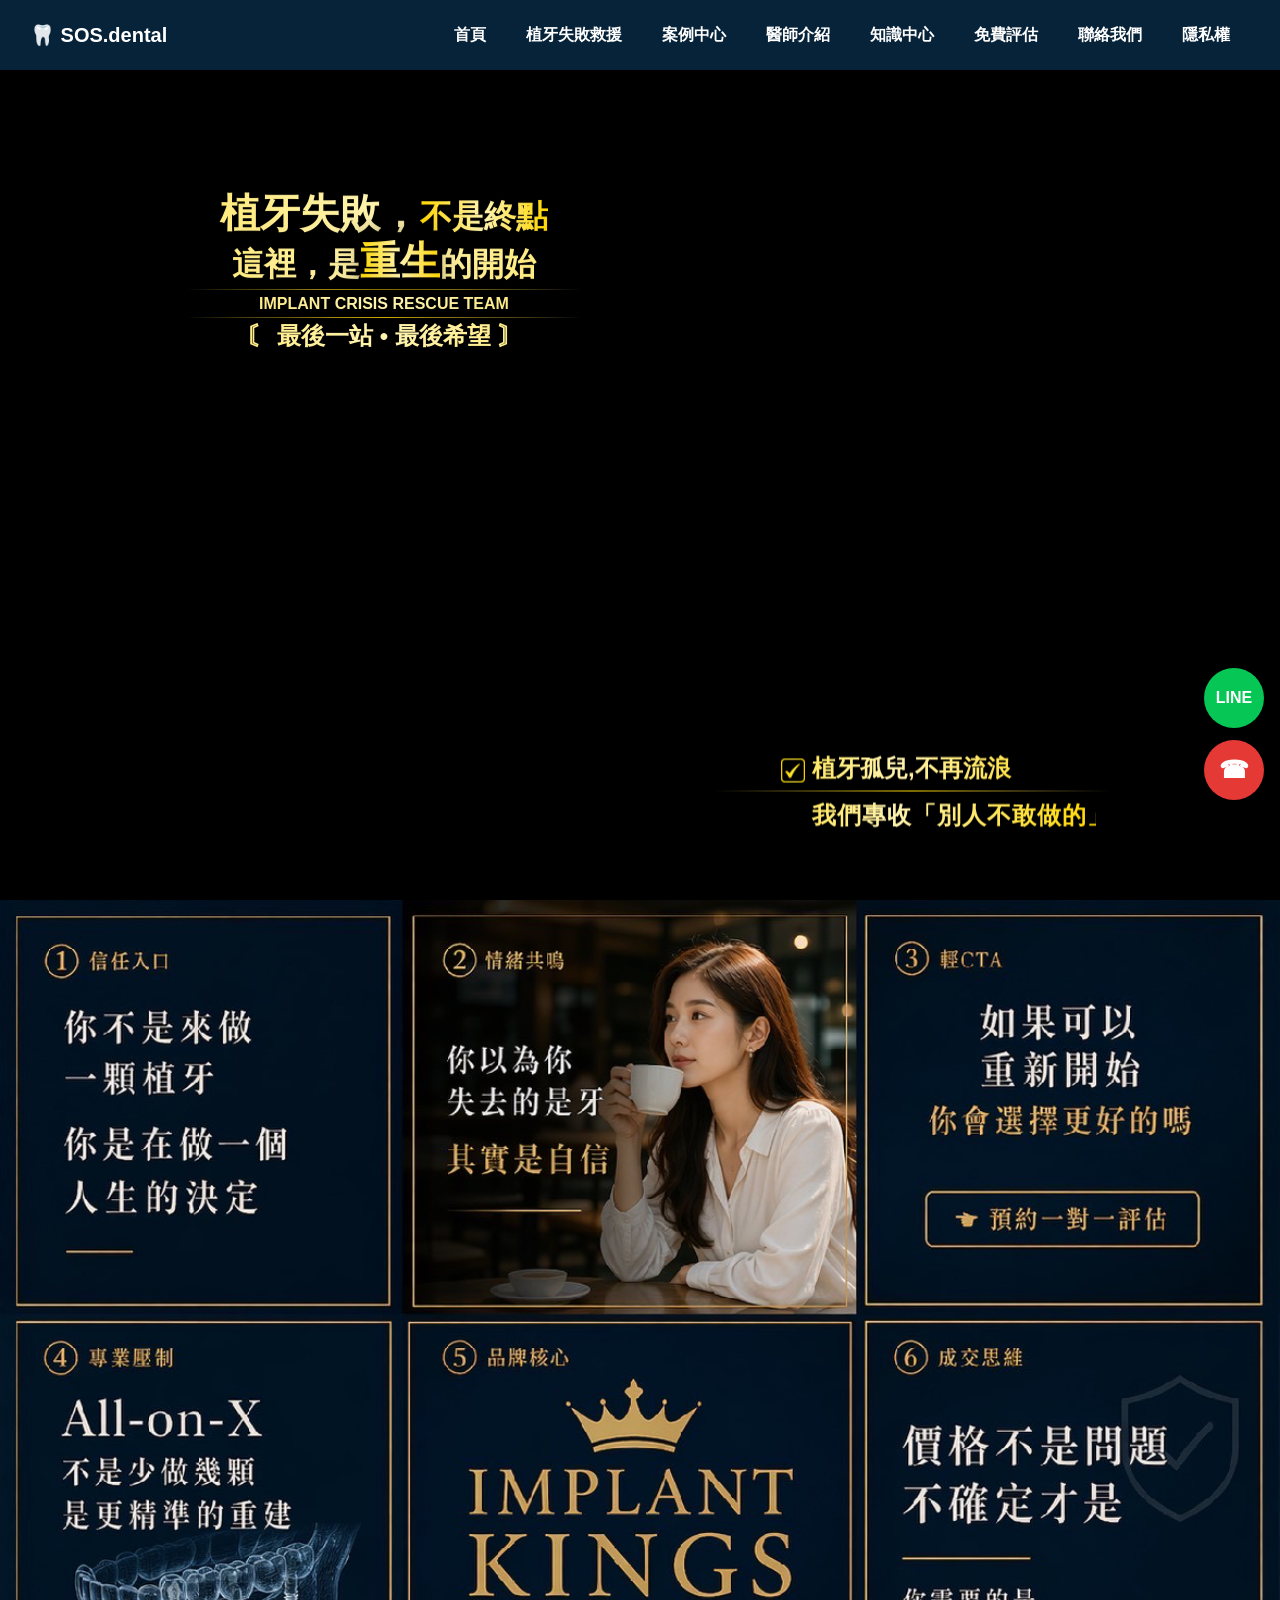
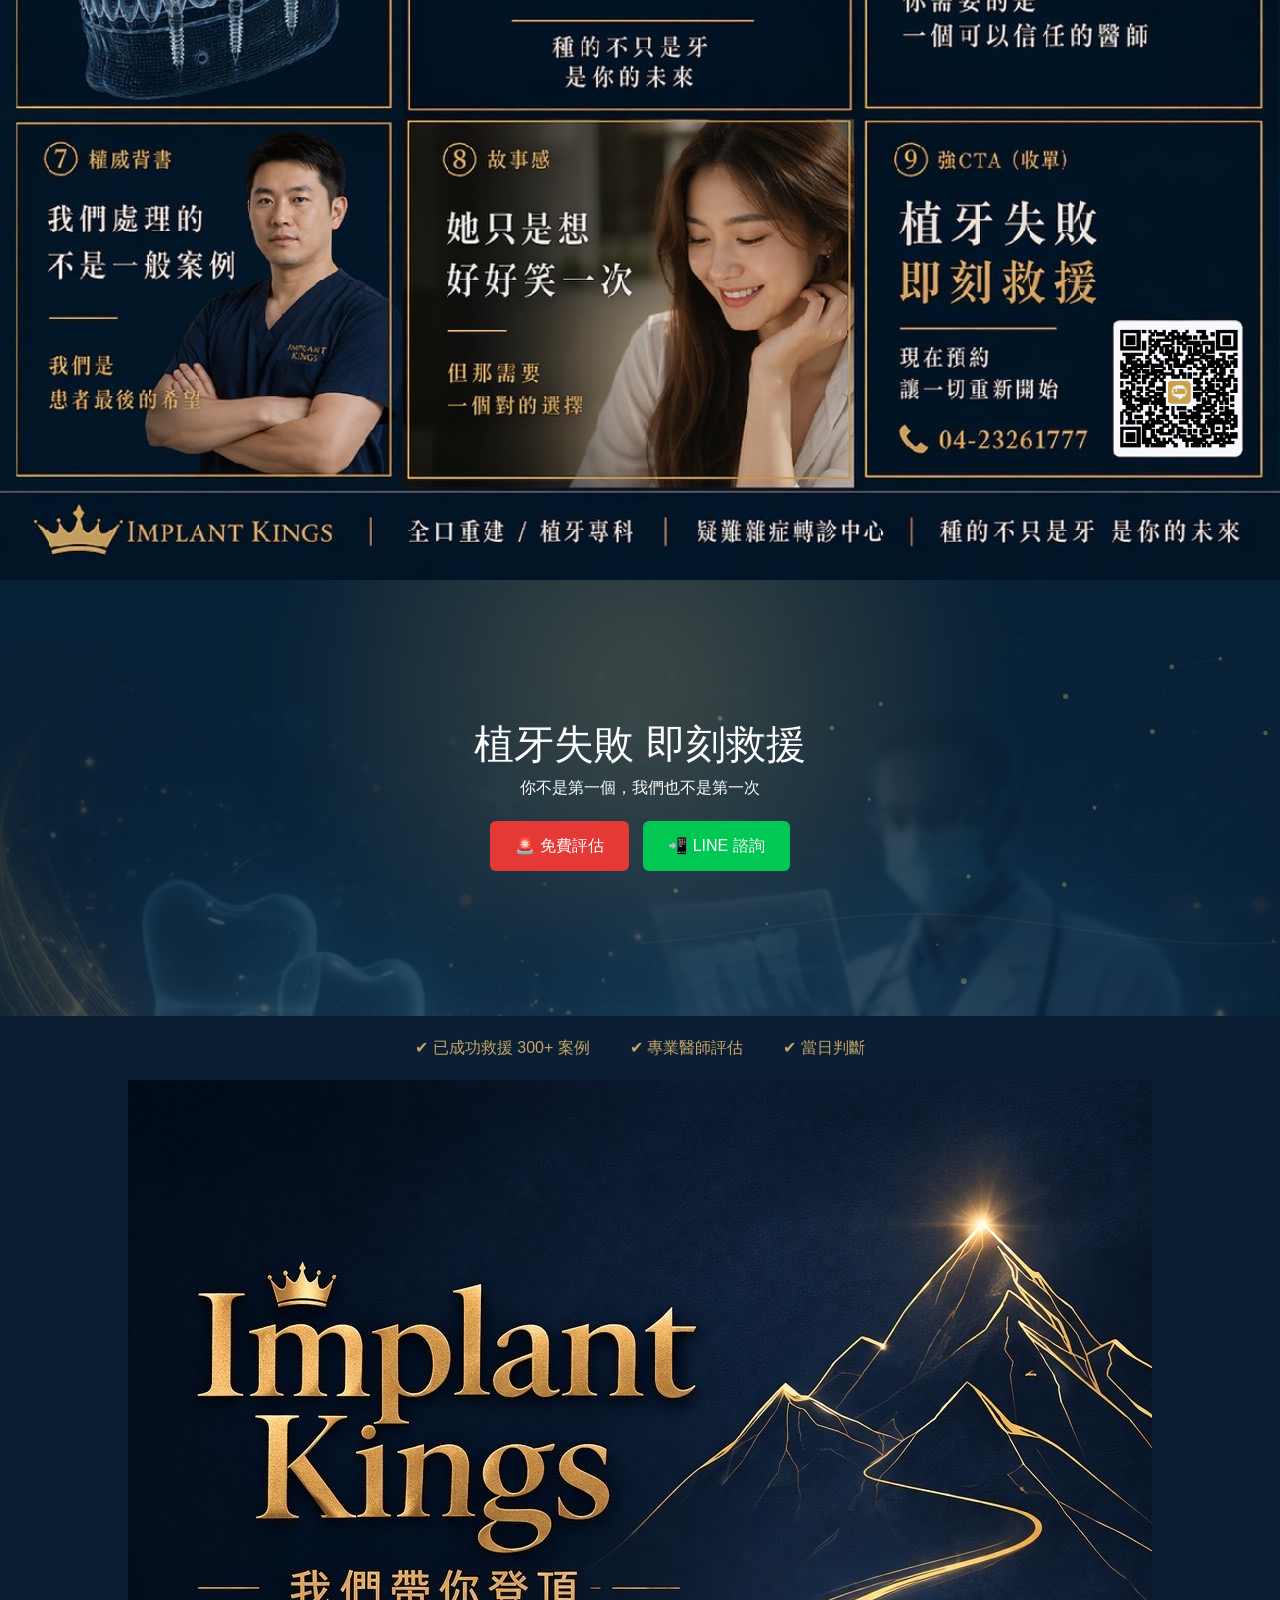
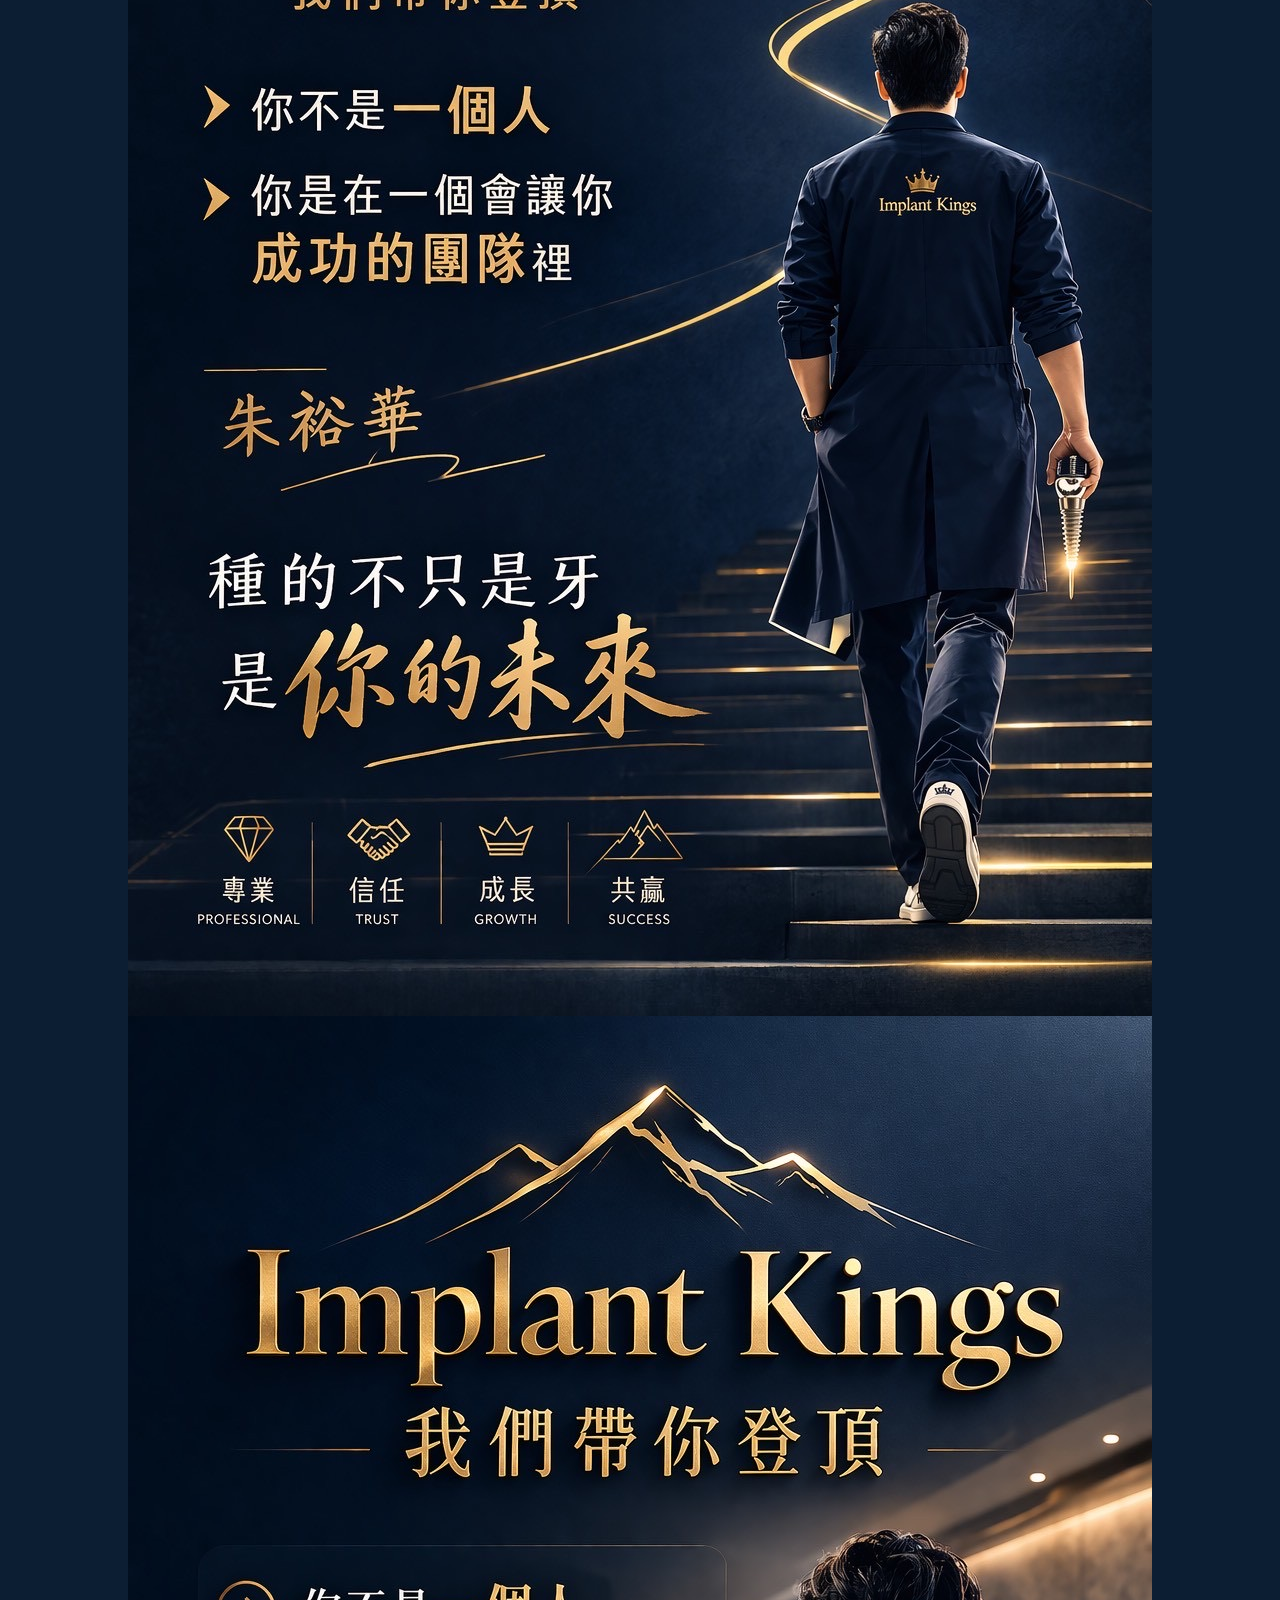
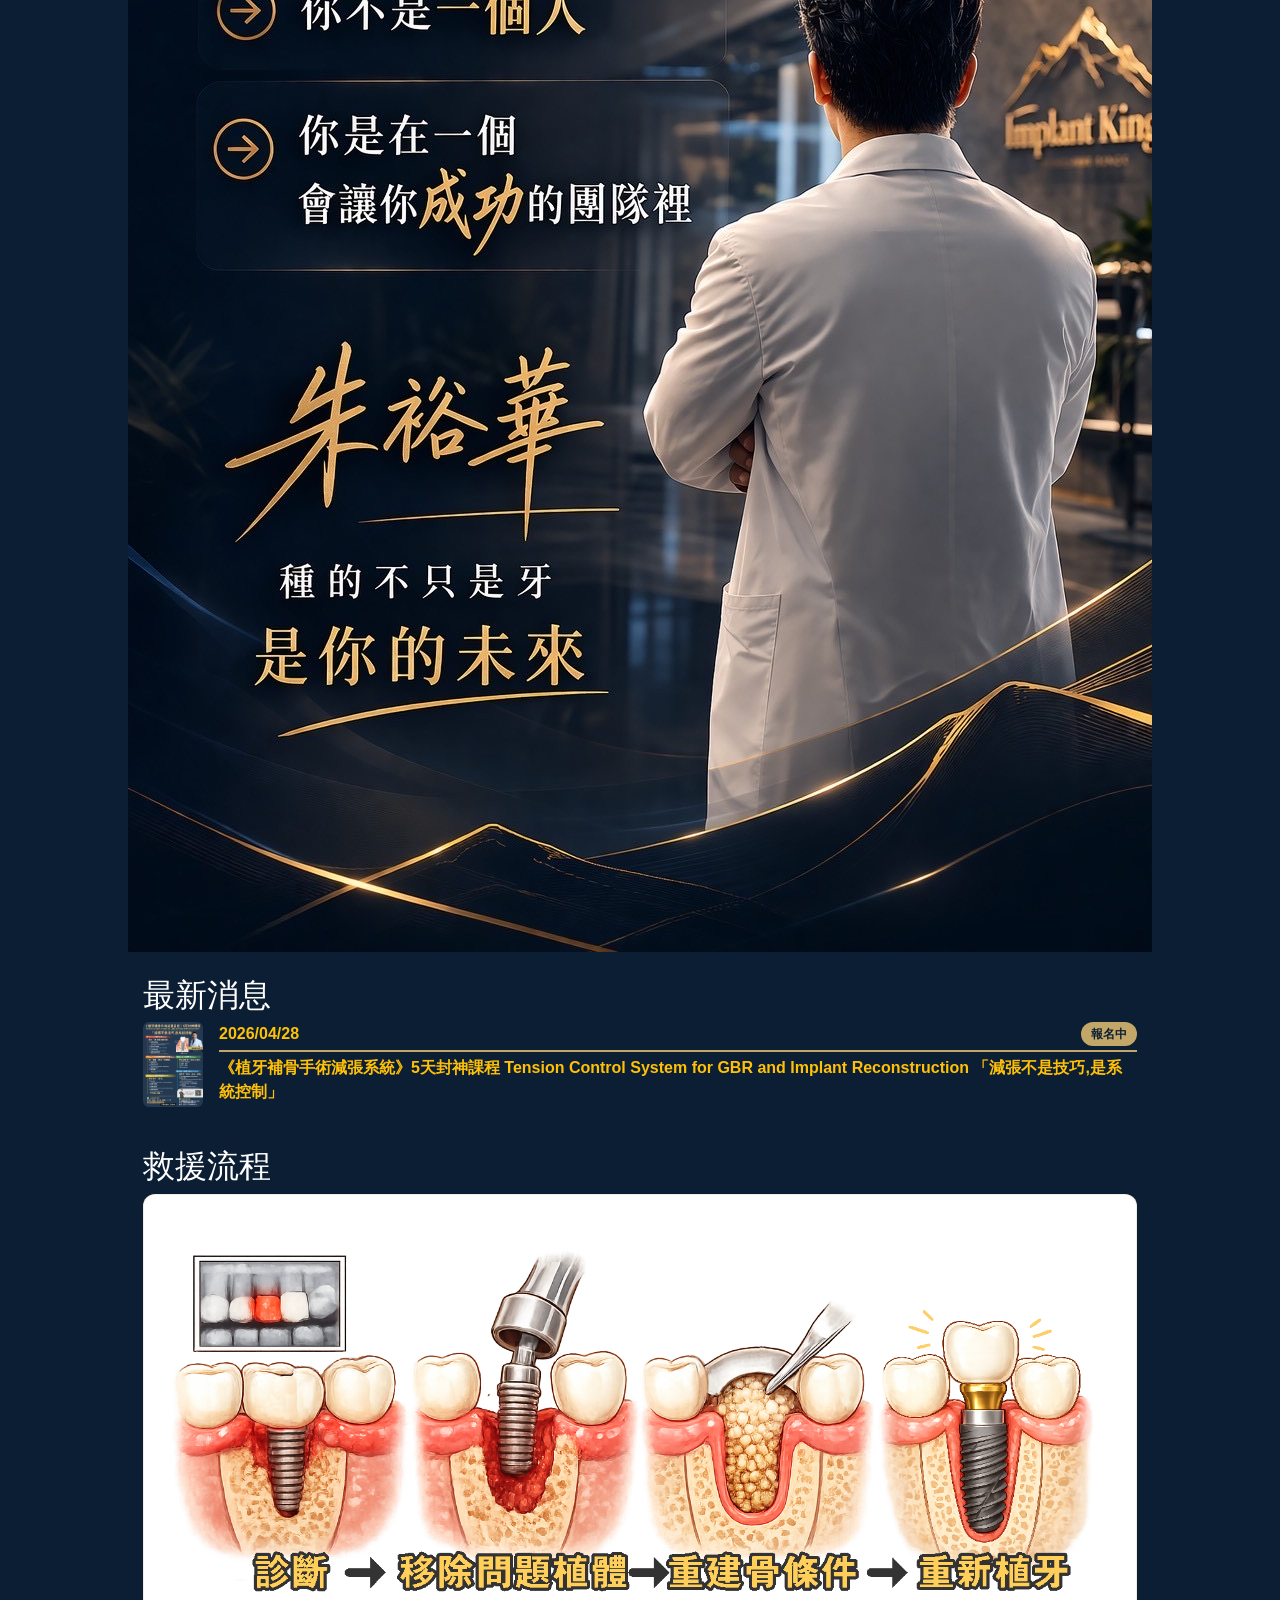
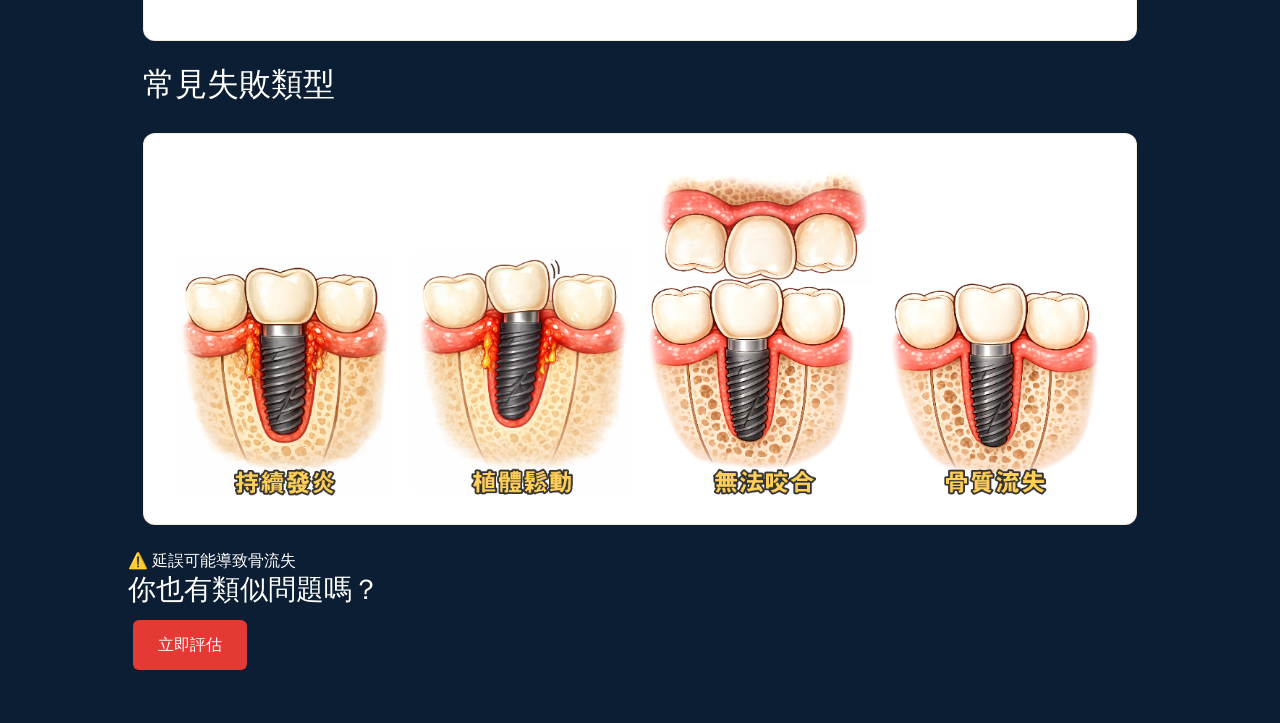
<file: index.html>
<!DOCTYPE html>
<html lang="zh-Hant">

<head>
    <meta charset="UTF-8">
    <meta name="viewport" content="width=device-width, initial-scale=1.0">
    <meta name="description" content="植牙失敗、發炎、掉落？專業醫師救援，立即免費評估">
    <link rel="icon" href="data:image/svg+xml,
        <svg xmlns=%22http://www.w3.org/2000/svg%22 viewBox=%220 0 100 100%22>
        <text y=%22.9em%22 font-size=%2290%22>🦷</text>
        </svg>">
    <title>植牙失敗救援｜SOS Dental</title>

    </style>
    <base id="baseHref">
    <link rel="stylesheet" href="css/bootstrap.css">
    <link rel="stylesheet" href="css/style.css">
    <script defer src="js/main.js"></script>
    <script defer src="js/bgCanvas.js"></script>
    <style>
        .badge-gold {
            background: #C3A768;
            color: #0C1E33;
            font-weight: 700;
            padding: 6px 10px;
            border-radius: 20px;
        }

        .news-img {
            width: 60px;
            flex-shrink: 0;
            border-radius: 6px;
        }

        .text-top-line {
            position: relative;
            display: inline-block;
            padding-top: 6px;
            margin-top: 4px;
        }

        .text-top-line::before {
            content: "";
            position: absolute;
            left: 0;
            top: 0;
            width: 100%;
            height: 2px;
            background: #C3A768;
        }

        /* ===== 影片區塊 ===== */
        .hero-video {
            position: relative;
            width: 100%;
            height: 100vh;
            overflow: hidden;
            background: #000;
        }

        .video-bg {
            position: absolute;
            top: 50%;
            left: 50%;
            width: 100%;
            height: 100%;
            object-fit: cover;
            transform: translate(-50%, -45%);
        }

        /* 文字層 */
        .video-overlay {
            position: absolute;
            top: 30%;
            left: 30%;
            transform: translate(-50%, -50%);
            text-align: center;
            z-index: 2;
            width: 90%;
            line-height: 1.2;
        }

        .video-overlay2 {
            position: absolute;
            bottom: 1%;
            left: 70%;
            transform: translate(-50%, -50%);
            text-align: center;
            z-index: 2;
            width: 400px;
            line-height: 1.5;
            backdrop-filter: blur(4px);
            background: rgba(0, 0, 0, 0.2);
            padding: 8px 16px;
            border-radius: 8px;
        }

        .video-overlay2 .t3:last-child {
            margin-top: 6px;
            font-weight: 600;
            letter-spacing: 1px;
        }

        .hero-video::after {
            content: "";
            position: absolute;
            width: 100%;
            height: 100%;
            background: rgba(0, 0, 0, 0.3);
            /* 微暗遮罩 */
            top: 0;
            left: 0;
        }

        /* 金色漸層文字 */
        .video-overlay .t1,
        .video-overlay .t2,
        .video-overlay .t3,
        .video-overlay .t4,
        .video-overlay2 {
            font-weight: bold;
            background: linear-gradient(90deg, #FFD700, #FFF3B0, #FFD700);
            -webkit-background-clip: text;
            -webkit-text-fill-color: transparent;
            filter: drop-shadow(0 2px 6px rgba(0, 0, 0, 0.6)) drop-shadow(0 6px 16px rgba(0, 0, 0, 0.5));
        }

        .t1 {
            font-size: 2.5rem;
        }

        .t2 {
            font-size: 2rem;
        }

        .t3 {
            font-size: 1.5rem;
            white-space: nowrap;
        }

        .t4 {
            font-size: 1rem;
        }

        .ep-rwd {
            width: 100px;
            display: inline-block;
        }

        .hr-glod {
            width: 400px;
            height: 1px;
            display: block;
            margin: 4px auto;
        }

        .check-line {
            display: inline-block;
        }


        /* ===== 文字動畫 ===== */
        @keyframes fadeUp {
            from {
                opacity: 0;
                transform: translateY(20px);
            }

            to {
                opacity: 1;
                transform: translateY(0);
            }
        }

        /* 分層出現 */
        .video-overlay .t1 {
            animation: fadeUp 0.8s ease-out forwards;
        }

        .video-overlay .t2 {
            animation: fadeUp 0.8s ease-out 0.3s forwards;
            opacity: 0;
        }

        .video-overlay .t4,
        .video-overlay .t3 {
            animation: fadeUp 0.8s ease-out 0.6s forwards;
            opacity: 0;
        }

        @keyframes checkPop {
            0% {
                transform: scale(0.8);
                opacity: 0;
            }

            60% {
                transform: scale(1.1);
            }

            100% {
                transform: scale(1);
                opacity: 1;
            }
        }

        .check-icon {
            animation: checkPop 0.3s ease-out 0.6s forwards;
            opacity: 0;
        }

        .check-icon img {
            width: 24px;
            height: 24px;
        }

        /* 手機版 */
        @media (max-width: 992px) {
            .news-img {
                width: 100px;
                flex-shrink: 0;
                border-radius: 6px;
            }

            .hero-video {
                position: relative;
                width: 100%;
                height: 95vh;
                overflow: hidden;
                background: #000;
            }

            .video-overlay {
                position: absolute;
                top: 25%;
                left: 40%;
                transform: translate(-50%, -50%);
                text-align: center;
                z-index: 2;
                width: 90%;
                line-height: 1.2;
            }

            .video-overlay2 {
                position: absolute;
                bottom: 1%;
                left: 45%;
                transform: translate(-50%, -50%);
                text-align: center;
                z-index: 2;
                width: 90%;
                line-height: 1.5;
            }

            .t1 {
                font-size: 2rem;
            }

            .t2 {
                font-size: 1.5rem;
            }

            .t3 {
                font-size: 1rem;
            }

            .t4 {
                font-size: 0.75rem;
            }

            .hr-glod {
                width: 300px;
                height: 1px;
                display: block;
                margin: 4px auto;
            }

            .check-icon img {
                width: 20px;
                height: 20px;
            }
        }

        @media (max-width:390px) {
            .video-overlay {
                top: 22%;
                left: 40%;
            }

            .ep-rwd {
                width: 94px;
                display: inline-block;
            }
        }
    </style>
</head>

<body>

    <div id="header"></div>

    <section class="hero-video">
        <video class="video-bg" autoplay muted loop playsinline>
            <source src="./images/dental_implant.mp4" type="video/mp4">
        </video>

        <div class="video-overlay">
            <div class="t1">植牙失敗，<span class="t2">不是終點</span></div>
            <div class="t2">這裡，是<span class="t1">重生</span>的開始</div>
            <img class="hr-glod" src="./images/hr-glod.png">
            <div class="t4">IMPLANT CRISIS RESCUE TEAM</div>
            <img class="hr-glod" src="./images/hr-glod.png">
            <div class="t3">〘 最後一站 • 最後希望 〙</div>
        </div>
        <div class="video-overlay2">
            <div class="t3 check-line">
                <span class="check-icon"><img src="./images/checkbox.png"></span>
                植牙孤兒,不再流浪
            </div>
            <img class="hr-glod" src="./images/hr-glod.png">
            <div class="t3"><span class="ep-rwd"></span>我們專收「別人不敢做的」</div>
        </div>
    </section>
    <section>
        <img class="img-rwd" src="./images/bn-260401.png" alt="種的不是牙是你的未來">
    </section>
    <!-- 背景層 -->
    <section class="hero">
        <div class="hero-bg">
            <canvas id="bgCanvas"></canvas>
        </div>

        <!-- 內容層 -->
        <div class="hero-content">
            <h1>植牙失敗 即刻救援</h1>
            <p>你不是第一個，我們也不是第一次</p>

            <a href="./assessment/" class="btn btn-red">🚨 免費評估</a>
            <a href="https://line.me/ti/p/~ewinwin515" class="btn btn-green">📲 LINE 諮詢</a>
        </div>
    </section>

    <section class="contents">

        <!-- 信任 -->
        <div class="text-gold text-center d-flex-center flex-rwd">
            <div>✔ 已成功救援 300+ 案例</div>
            <div>✔ 專業醫師評估</div>
            <div>✔ 當日判斷</div>
        </div>
        <section>
            <img class="img-rwd" src="./images/bn-260402.jpg" alt="我們帶你登頂">
        </section>
        <section>
            <img class="img-rwd" src="./images/bn-260403.jpg" alt="種下你的未來">
        </section>

        <section class="container">
            <h2 class="pt-4">最新消息</h2>
            <ul class="list-unstyled">
                <li>
                    <a href="https://forms.gle/qTgyuBEiFTnftx2Q9" target="_blank"
                        class="d-flex align-items-start gap-3 text-decoration-none">
                        <img src="./images/AllonX.png" class="news-img">
                        <div class="pl-3">
                            <div class="d-flex w-100">
                                <span class="text-warning">2026/04/28</span>
                                <span class="badge badge-gold ms-auto">
                                    報名中
                                </span>
                            </div>
                            <div class="text-warning text-top-line">
                                《植牙補骨手術減張系統》5天封神課程 Tension Control System for GBR and Implant Reconstruction
                                「減張不是技巧,是系統控制」
                            </div>
                        </div>

                    </a>
                </li>
            </ul>
        </section>

        <!-- 解決流程 -->
        <section class="container">
            <h2 class="pt-4">救援流程</h2>
            <div class="card bg-white">
                <img class="img-rwd" src="./images/sos-dental.png" alt="植牙救援流程">
            </div>
        </section>

        <!-- 失敗類型 -->
        <section class="container">
            <h2 class="pt-4">常見失敗類型</h2>
            <div class="grid">
                <div class="card bg-white for-mobile"><img class="img-rwd" src="./images/Failure.png" alt="植牙失敗"></div>
                <div class="card bg-white for-pc"><img class="img-rwd" src="./images/Failure-pc.png" alt="植牙失敗"></div>
            </div>
        </section>

        <section class="cta pt-4">
            <div class="risk">⚠️ 延誤可能導致骨流失</div>
            <h3>你也有類似問題嗎？</h3>
            <a href="./assessment/" class="btn btn-red">立即評估</a>
        </section>

    </section>
    <!-- 浮動CTA -->
    <div id="floating-cta"></div>

</body>

</html>
</file>
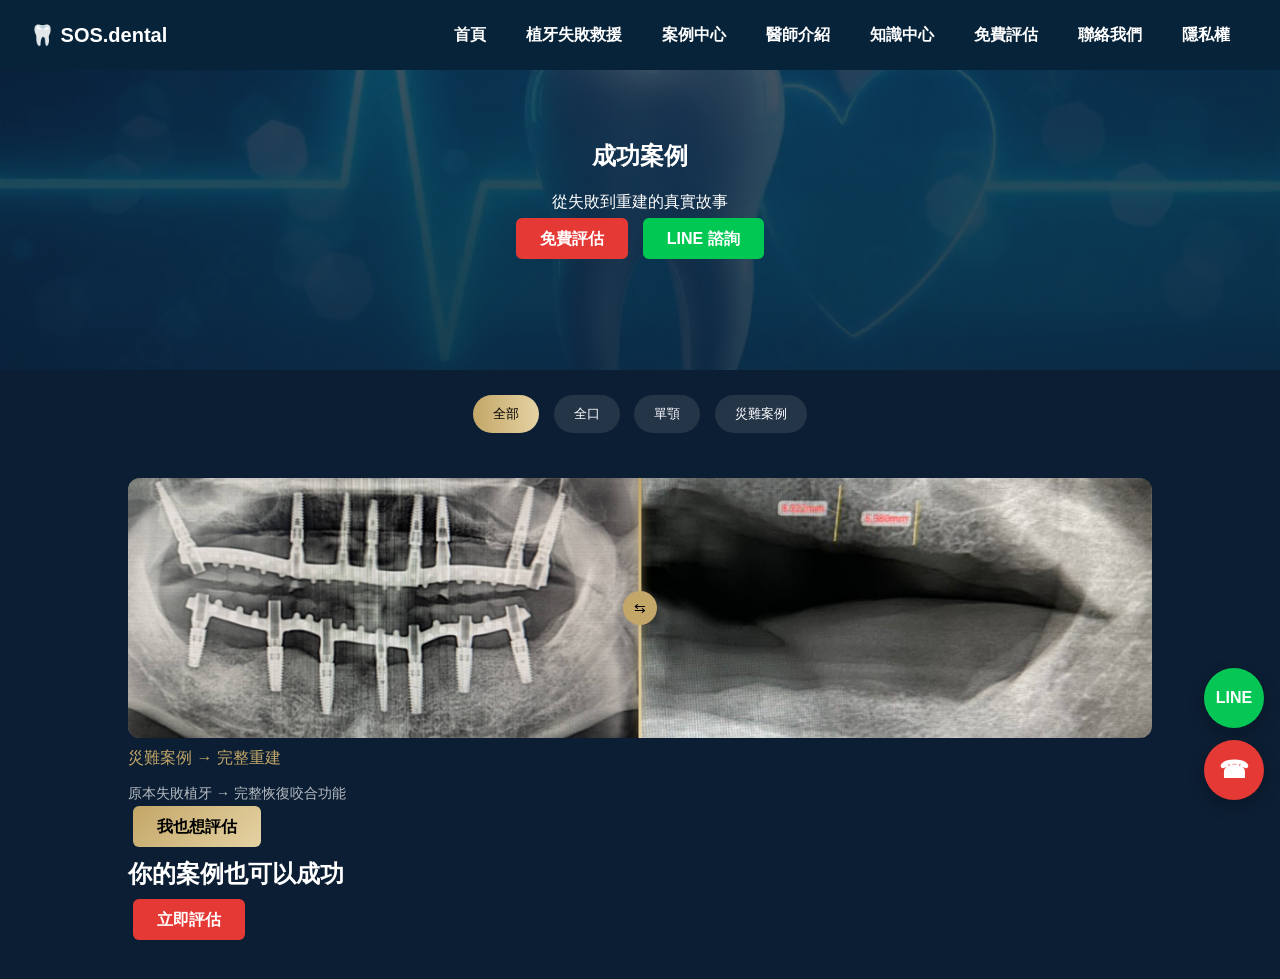
<file: cases/index.html>
<!DOCTYPE html>
<html lang="zh-Hant">

<head>
  <meta charset="UTF-8">
  <meta name="viewport" content="width=device-width, initial-scale=1.0">
  <meta name="description" content="植牙失敗、發炎、掉落？專業醫師救援，立即免費評估">
  <link rel="icon" href="data:image/svg+xml,
        <svg xmlns=%22http://www.w3.org/2000/svg%22 viewBox=%220 0 100 100%22>
        <text y=%22.9em%22 font-size=%2290%22>🦷</text>
        </svg>">
  <title>案例中心 | SOS.dental</title>
  <base id="baseHref">
  <link rel="stylesheet" href="../css/style.css">
  <script defer src="../js/main.js"></script>

  <style>
    /* ===== HERO ===== */
    .hero-cases {
      padding: 120px 20px;
      text-align: center;

      background:
        linear-gradient(rgba(12, 30, 51, .75), rgba(12, 30, 51, .85)),
        url('../images/hero-bg-cases.jpg') center/cover;
    }

    /* ===== 篩選 ===== */
    .filters {
      text-align: center;
      margin-top: 20px;
    }

    .filter-btn {
      padding: 10px 20px;
      margin: 5px;
      border: none;
      border-radius: 20px;
      background: rgba(255, 255, 255, 0.1);
      color: #fff;
      cursor: pointer;
    }

    .filter-btn.active {
      background: linear-gradient(90deg, #C3A768, #E5D2A3);
      color: #000;
    }

    /* ===== 案例 ===== */
    .cases {
      display: grid;
      grid-template-columns: repeat(auto-fit, minmax(300px, 1fr));
      gap: 30px;
      margin-top: 40px;
      cursor: ew-resize;
    }

    /* ===== Slider ===== */
    .slider {
      position: relative;
      width: 100%;
      height: 260px;
      overflow: hidden;
      border-radius: 12px;
    }

    .slider img {
      position: absolute;
      width: 100%;
      height: 100%;
      object-fit: cover;
    }

    .after {
      position: absolute;
      top: 0;
      left: 0;
      height: 100%;
      width: 50%;
      overflow: hidden;
      z-index: 2;
    }

    .after img {
      width: 100%;
      height: 100%;
      object-fit: cover;
    }

    .handle {
      position: absolute;
      top: 0;
      left: 50%;
      width: 30px;
      /* 可拖區 */
      height: 100%;
      transform: translateX(-50%);
      cursor: ew-resize;
      z-index: 3;
    }

    /* 👉 中間那條金色線 */
    .handle::before {
      content: "";
      position: absolute;
      top: 0;
      left: 50%;
      width: 3px;
      height: 100%;
      background: linear-gradient(#C3A768, #E5D2A3);
      transform: translateX(-50%);
      box-shadow: 0 0 8px rgba(195, 167, 104, 0.8);
    }

    /* 👉 中間圓形（高級感） */
    .handle::after {
      content: "⇆";
      position: absolute;
      top: 50%;
      left: 50%;
      transform: translate(-50%, -50%);
      background: #C3A768;
      color: #000;
      border-radius: 50%;
      width: 34px;
      height: 34px;
      display: flex;
      align-items: center;
      justify-content: center;
      font-size: 14px;
    }

    /* 標題 */
    .case-title {
      margin-top: 10px;
      color: #C3A768;
    }

    .case-desc {
      font-size: 14px;
      color: rgba(255, 255, 255, 0.7);
    }
  </style>

</head>

<body>

  <div id="header"></div>

  <!-- HERO -->
  <section class="hero-cases">
    <h1>成功案例</h1>
    <p>從失敗到重建的真實故事</p>

    <a href="./assessment/" class="btn btn-red">免費評估</a>
    <a href="https://line.me/ti/p/~ewinwin515" class="btn btn-green">LINE 諮詢</a>
  </section>

  <!-- 篩選 -->
  <section class="contents">

    <div class="filters">
      <button class="filter-btn active" data-filter="all">全部</button>
      <button class="filter-btn" data-filter="full">全口</button>
      <button class="filter-btn" data-filter="single">單顎</button>
      <button class="filter-btn" data-filter="disaster">災難案例</button>
    </div>

    <!-- 案例 -->
    <div class="cases">

      <!-- CASE -->
      <div class="case" data-category="disaster">
        <div class="slider">
          <img src="../images/Before.jpg">
          <div class="after">
            <img src="../images/After.jpg">
          </div>
          <div class="handle"></div>
        </div>
        <p class="case-title">災難案例 → 完整重建</p>
        <p class="case-desc">原本失敗植牙 → 完整恢復咬合功能</p>

        <a href="./assessment/" class="btn btn-gold">我也想評估</a>
      </div>

    </div>

    <!-- CTA -->
    <section class="cta">
      <h2>你的案例也可以成功</h2>
      <a href="./assessment/" class="btn btn-red">立即評估</a>
    </section>

  </section>


  <!-- 浮動CTA -->
  <div id="floating-cta"></div>

  <script>
    document.querySelectorAll('.slider').forEach(slider => {

      const handle = slider.querySelector('.handle');
      const after = slider.querySelector('.after');

      let isDown = false;

      const move = (x) => {
        const rect = slider.getBoundingClientRect();
        let pos = x - rect.left;

        pos = Math.max(0, Math.min(pos, rect.width));

        after.style.width = pos + "px";
        handle.style.left = pos + "px";
      };

      // 初始
      after.style.width = "50%";
      handle.style.left = "50%";

      /* ===== 滑鼠 ===== */
      slider.addEventListener('mousedown', () => isDown = true);
      window.addEventListener('mouseup', () => isDown = false);

      window.addEventListener('mousemove', e => {
        if (isDown) move(e.clientX);
      });

      /* ===== 手機 ===== */
      slider.addEventListener('touchstart', () => isDown = true);
      slider.addEventListener('touchend', () => isDown = false);

      slider.addEventListener('touchmove', e => {
        move(e.touches[0].clientX);
      });

    });
  </script>

</body>

</html>
</file>
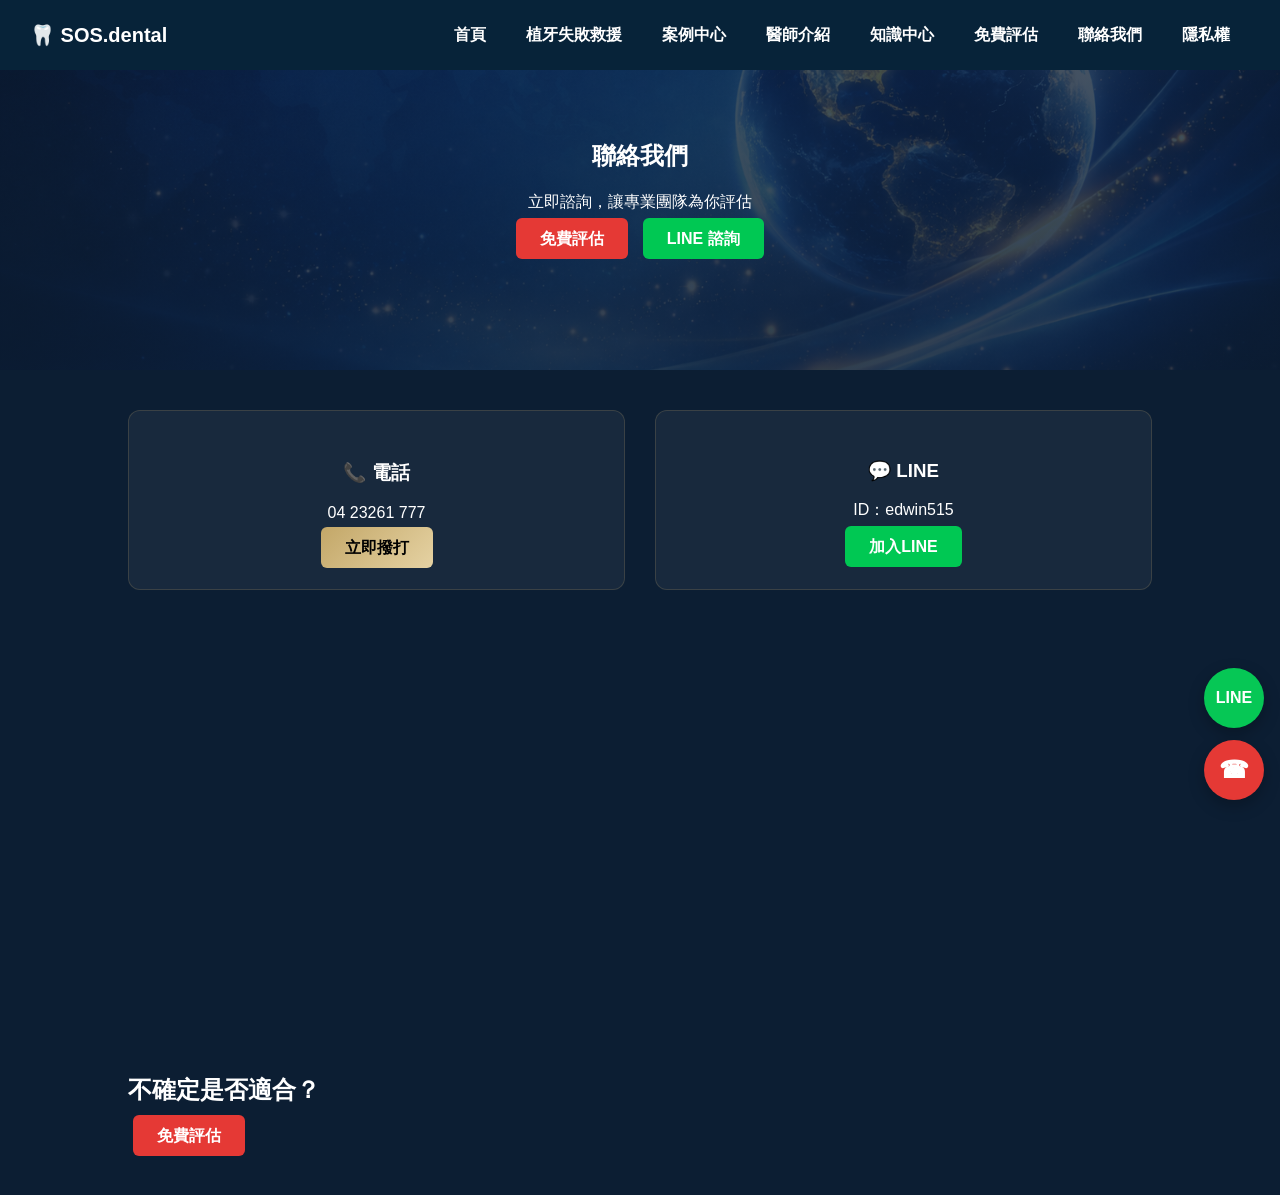
<file: contact/index.html>
<!DOCTYPE html>
<html lang="zh-Hant">

<head>
  <meta charset="UTF-8">
  <meta name="viewport" content="width=device-width, initial-scale=1.0">
  <meta name="description" content="植牙失敗、發炎、掉落？專業醫師救援，立即免費評估">
  <link rel="icon" href="data:image/svg+xml,
        <svg xmlns=%22http://www.w3.org/2000/svg%22 viewBox=%220 0 100 100%22>
        <text y=%22.9em%22 font-size=%2290%22>🦷</text>
        </svg>">
  <title>聯絡我們 | SOS.dental</title>
  <base id="baseHref">
  <link rel="stylesheet" href="../css/style.css">
  <script defer src="../js/main.js"></script>

  <style>
    /* ===== HERO ===== */
    .hero-contact {
      padding: 120px 20px;
      text-align: center;

      background:
        linear-gradient(rgba(12, 30, 51, .75), rgba(12, 30, 51, .85)),
        url('../images/hero-bg-us.png') center/cover;
    }

    /* ===== 聯絡卡 ===== */
    .contact-grid {
      display: grid;
      grid-template-columns: repeat(auto-fit, minmax(250px, 1fr));
      gap: 30px;
      margin-top: 40px;
    }

    .contact-card {
      background: rgba(255, 255, 255, 0.05);
      border: 1px solid rgba(195, 167, 104, 0.2);
      padding: 30px;
      border-radius: 12px;
      text-align: center;
      transition: 0.3s;
    }

    .contact-card:hover {
      transform: translateY(-5px);
      box-shadow: 0 20px 40px rgba(0, 0, 0, 0.3);
    }

    /* 地圖 */
    .map {
      margin-top: 60px;
    }

    .map iframe {
      width: 100%;
      height: 400px;
      border-radius: 12px;
      border: none;
    }
  </style>

</head>

<body>

  <div id="header"></div>

  <!-- HERO -->
  <section class="hero-contact">
    <h1>聯絡我們</h1>
    <p>立即諮詢，讓專業團隊為你評估</p>

    <a href="./assessment/" class="btn btn-red">免費評估</a>
    <a href="https://line.me/ti/p/~ewinwin515" class="btn btn-green">LINE 諮詢</a>
  </section>

  <!-- 聯絡資訊 -->
  <section class="contents">

    <div class="contact-grid">

      <!-- 電話 -->
      <div class="contact-card">
        <h3>📞 電話</h3>
        <p>04 23261 777</p>
        <a href="tel:0423261777" class="btn btn-gold">立即撥打</a>
      </div>

      <!-- LINE -->
      <div class="contact-card">
        <h3>💬 LINE</h3>
        <p>ID：edwin515</p>
        <a href="https://line.me/ti/p/~ewinwin515" target="_blank" class="btn btn-green">
          加入LINE
        </a>
      </div>

    </div>

    <!-- Google Map -->
    <div class="map">
      <iframe
        src="https://www.google.com/maps/embed?pb=!1m18!1m12!1m3!1d3640.531820399992!2d120.6615568!3d24.153074699999998!2m3!1f0!2f0!3f0!3m2!1i1024!2i768!4f13.1!3m3!1m2!1s0x34693d9c6b93aa0d%3A0x8a3d830c81e3a2d5!2z5pyx6KOV6I-v54mZ6Yar6Ki65omA!5e0!3m2!1szh-TW!2stw!4v1776161866852!5m2!1szh-TW!2stw"
        width="600" height="450" style="border:0;" allowfullscreen="" loading="lazy"
        referrerpolicy="no-referrer-when-downgrade"></iframe>
    </div>

    <!-- CTA -->
    <div class="cta">
      <h2>不確定是否適合？</h2>
      <a href="./assessment/" class="btn btn-red">免費評估</a>
    </div>

  </section>

  <!-- 浮動CTA -->
  <div id="floating-cta"></div>

</body>

</html>
</file>
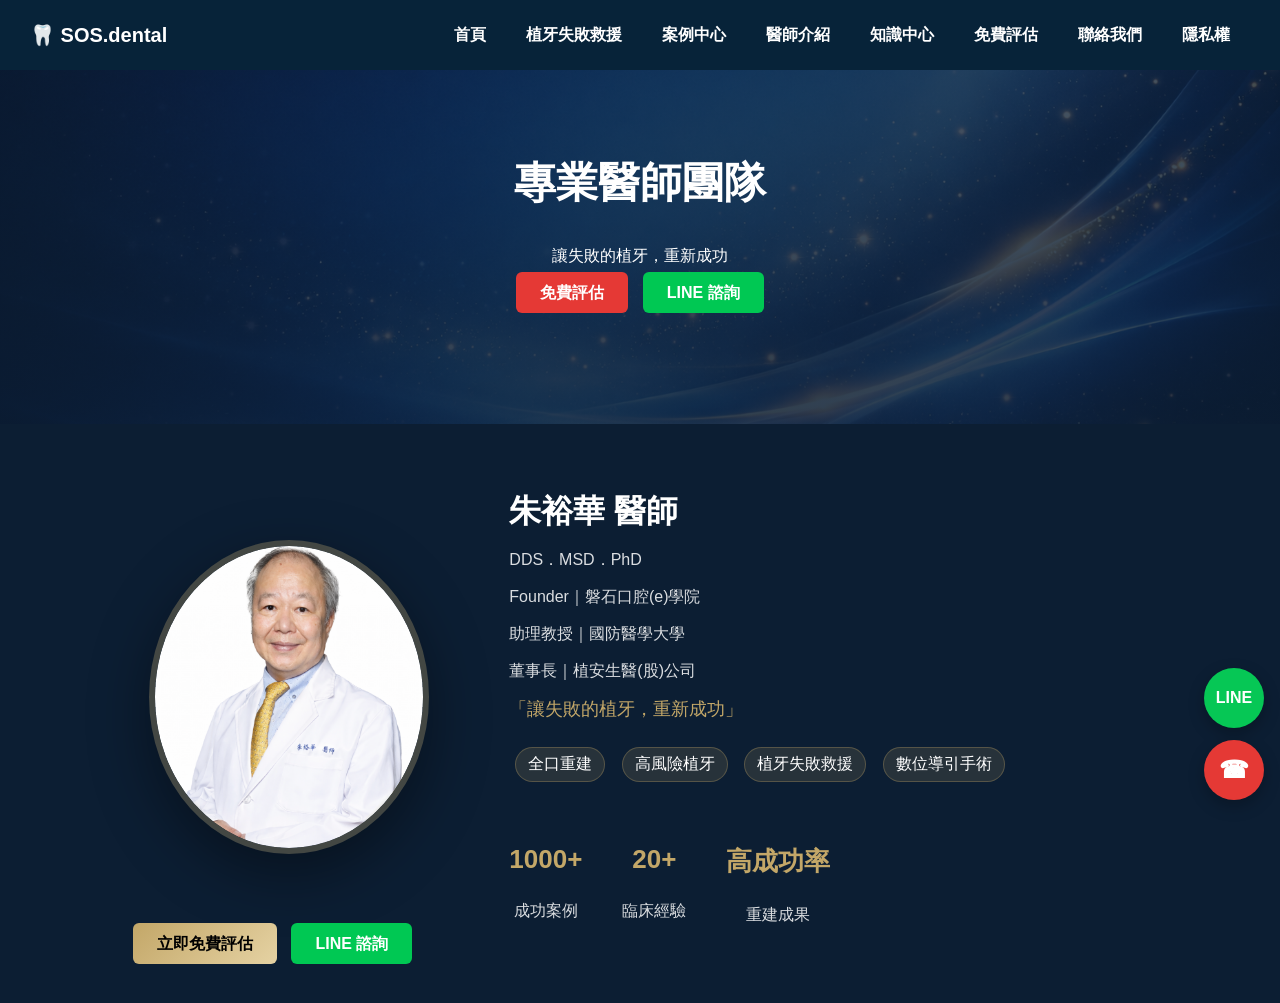
<file: doctor/index.html>
<!DOCTYPE html>
<html lang="zh-Hant">

<head>
  <meta charset="UTF-8">
  <meta name="viewport" content="width=device-width, initial-scale=1.0">
  <meta name="description" content="植牙失敗、發炎、掉落？專業醫師救援，立即免費評估">
  <link rel="icon" href="data:image/svg+xml,
        <svg xmlns=%22http://www.w3.org/2000/svg%22 viewBox=%220 0 100 100%22>
        <text y=%22.9em%22 font-size=%2290%22>🦷</text>
        </svg>">
  <title>醫師介紹 | SOS.dental</title>
  <base id="baseHref">
  <link rel="stylesheet" href="../css/style.css">
  <script defer src="../js/main.js"></script>

  <style>
    /* ===== HERO ===== */
    .hero-doctor {
      padding: 120px 20px;
      text-align: center;

      background:
        linear-gradient(rgba(12, 30, 51, .75), rgba(12, 30, 51, .85)),
        url('../images/hero-bg-doctor.png') center/cover;
    }

    .hero-doctor h1 {
      font-size: 42px;
    }

    /* ===== 醫師區 ===== */
    .doctor-box {
      display: flex;
      align-items: center;
      gap: 60px;
      flex-wrap: wrap;
      margin-top: 40px;
    }

    /* 照片 */
    .doctor-img {
      flex: 1;
      text-align: center;
    }

    .doctor-img img {
      width: 280px;
      border-radius: 50%;
      border: 6px solid rgba(195, 167, 104, 0.3);
      box-shadow: 0 20px 60px rgba(0, 0, 0, 0.4);
    }

    /* 資訊 */
    .doctor-info {
      flex: 2;
    }

    .doctor-info h2 {
      font-size: 32px;
      margin-bottom: 10px;
    }

    .doctor-info p {
      margin-bottom: 8px;
      color: rgba(255, 255, 255, 0.85);
    }

    /* 標語 */
    .tagline {
      margin-top: 15px;
      color: #C3A768;
      font-size: 18px;
    }

    /* 專長 */
    .skills {
      margin-top: 20px;
    }

    .skills span {
      display: inline-block;
      margin: 6px;
      padding: 6px 12px;
      border-radius: 20px;
      background: rgba(195, 167, 104, 0.15);
      border: 1px solid rgba(195, 167, 104, 0.3);
    }

    /* 信任數據 */
    .stats {
      display: flex;
      gap: 40px;
      margin-top: 30px;
    }

    .stats div {
      text-align: center;
    }

    .stats h3 {
      color: #C3A768;
      font-size: 26px;
    }
  </style>

</head>

<body>

  <div id="header"></div>

  <!-- HERO -->
  <section class="hero-doctor">
    <h1>專業醫師團隊</h1>
    <p>讓失敗的植牙，重新成功</p>

    <a href="./assessment/" class="btn btn-red">免費評估</a>
    <a href="https://line.me/ti/p/~ewinwin515" class="btn btn-green">LINE 諮詢</a>
  </section>

  <!-- 醫師內容 -->
  <section class="contents">

    <div class="doctor-box">

      <!-- 照片 -->
      <div class="doctor-img">
        <img src="../images/Dr-YU-HUA-s.png">
      </div>

      <!-- 資訊 -->
      <div class="doctor-info">

        <h2>朱裕華 醫師</h2>
        <p>DDS．MSD．PhD</p>
        <p>Founder｜磐石口腔(e)學院</p>
        <p>助理教授｜國防醫學大學</p>
        <p>董事長｜植安生醫(股)公司</p>

        <div class="tagline">
          「讓失敗的植牙，重新成功」
        </div>

        <!-- 專長 -->
        <div class="skills">
          <span>全口重建</span>
          <span>高風險植牙</span>
          <span>植牙失敗救援</span>
          <span>數位導引手術</span>
        </div>

        <!-- 信任數據 -->
        <div class="stats">
          <div>
            <h3>1000+</h3>
            <p>成功案例</p>
          </div>
          <div>
            <h3>20+</h3>
            <p>臨床經驗</p>
          </div>
          <div>
            <h3>高成功率</h3>
            <p>重建成果</p>
          </div>
        </div>

      </div>

    </div>

    <!-- CTA -->
    <div class="cta">
      <a href="./assessment/" class="btn btn-gold">立即免費評估</a>
      <a href="https://line.me/ti/p/~ewinwin515" class="btn btn-green">LINE 諮詢</a>
    </div>

  </section>

  <!-- 浮動CTA -->
  <div id="floating-cta"></div>

</body>

</html>
</file>
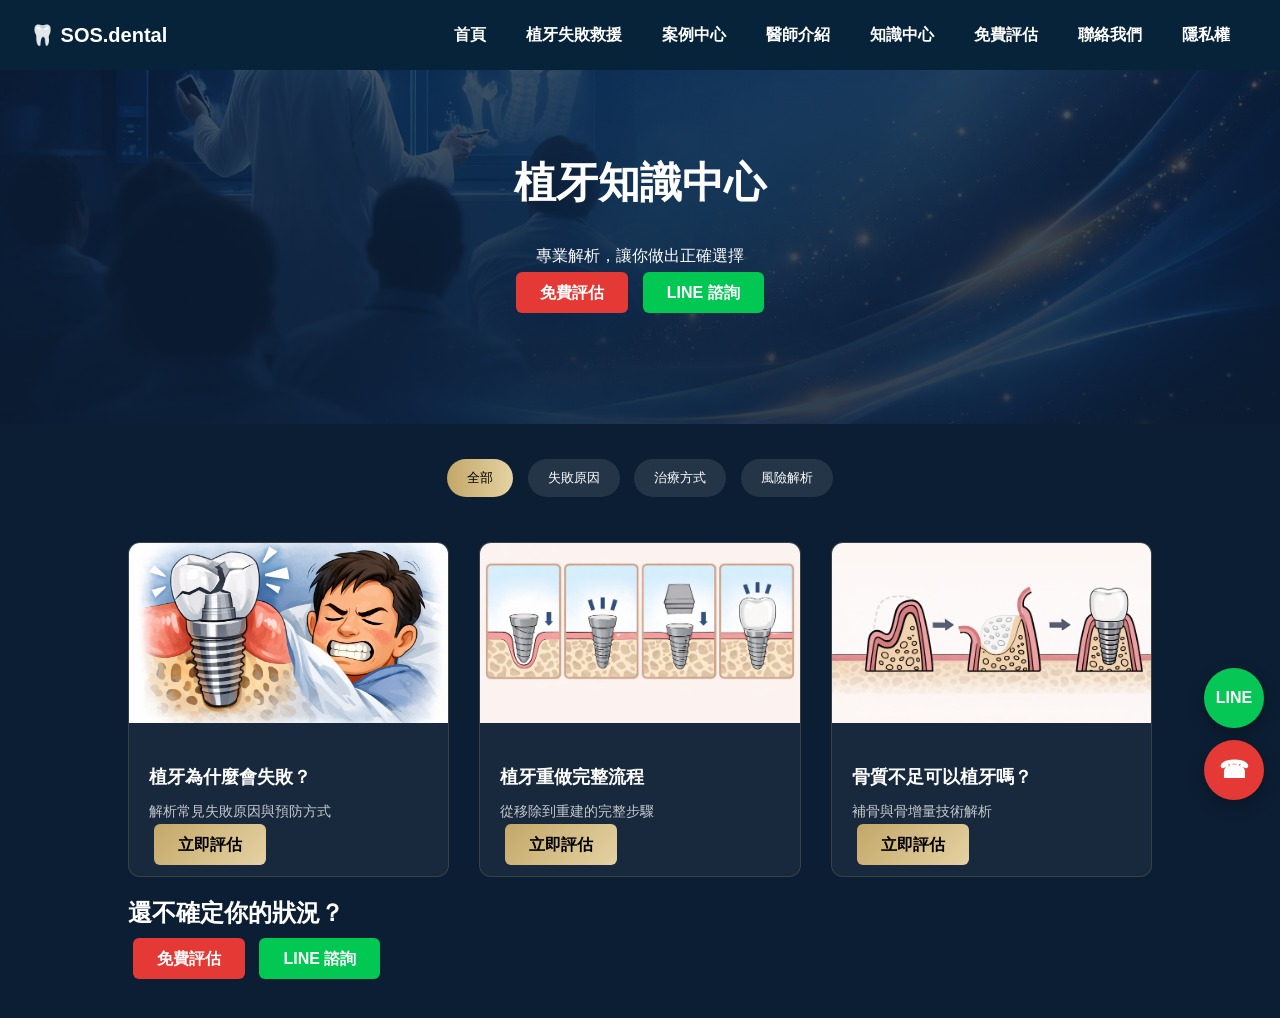
<file: education/index.html>
<!DOCTYPE html>
<html lang="zh-Hant">

<head>
  <meta charset="UTF-8">
  <meta name="viewport" content="width=device-width, initial-scale=1.0">
  <meta name="description" content="植牙失敗、發炎、掉落？專業醫師救援，立即免費評估">
  <link rel="icon" href="data:image/svg+xml,
        <svg xmlns=%22http://www.w3.org/2000/svg%22 viewBox=%220 0 100 100%22>
        <text y=%22.9em%22 font-size=%2290%22>🦷</text>
        </svg>">
  <title>植牙知識 | SOS.dental</title>
  <base id="baseHref">
  <link rel="stylesheet" href="../css/style.css">
  <script defer src="../js/main.js"></script>

  <style>
    /* ===== HERO ===== */
    .hero-edu {
      padding: 120px 20px;
      text-align: center;

      background:
        linear-gradient(rgba(12, 30, 51, .75), rgba(12, 30, 51, .85)),
        url('../images/hero-bg-edu.png') center/cover;
    }

    .hero-edu h1 {
      font-size: 42px;
    }

    /* ===== 分類 ===== */
    .categories {
      text-align: center;
      margin-top: 30px;
    }

    .categories button {
      padding: 10px 20px;
      margin: 5px;
      border: none;
      border-radius: 20px;
      background: rgba(255, 255, 255, 0.1);
      color: #fff;
      cursor: pointer;
    }

    .categories .active {
      background: linear-gradient(90deg, #C3A768, #E5D2A3);
      color: #000;
    }

    /* ===== 文章卡 ===== */
    .articles {
      display: grid;
      grid-template-columns: repeat(auto-fit, minmax(280px, 1fr));
      gap: 30px;
      margin-top: 40px;
    }

    .article {
      background: rgba(255, 255, 255, 0.05);
      border: 1px solid rgba(195, 167, 104, 0.2);
      border-radius: 12px;
      overflow: hidden;
      transition: 0.3s;
    }

    .article:hover {
      transform: translateY(-6px);
      box-shadow: 0 20px 40px rgba(0, 0, 0, 0.3);
    }

    .article img {
      width: 100%;
      height: 180px;
      object-fit: cover;
    }

    .article-content {
      padding: 20px;
    }

    .article-content h3 {
      font-size: 18px;
      margin-bottom: 10px;
    }

    .article-content p {
      font-size: 14px;
      color: rgba(255, 255, 255, 0.75);
    }

    @media(max-width:992px) {
      .categories button {
        padding: 6px 10px;
      }
    }
  </style>
</head>

<body>

  <div id="header"></div>

  <!-- HERO -->
  <section class="hero-edu">
    <h1>植牙知識中心</h1>
    <p>專業解析，讓你做出正確選擇</p>

    <a href="./assessment/" class="btn btn-red">免費評估</a>
    <a href="https://line.me/ti/p/~ewinwin515" class="btn btn-green">LINE 諮詢</a>
  </section>

  <!-- 分類 -->
  <section class="contents">

    <div class="categories">
      <button class="active" data-cat="all">全部</button>
      <button data-cat="failure">失敗原因</button>
      <button data-cat="treatment">治療方式</button>
      <button data-cat="risk">風險解析</button>
    </div>

    <!-- 文章 -->
    <div class="articles">

      <div class="article" data-cat="failure">
        <img src="../images/edu-01.png">
        <div class="article-content">
          <h3>植牙為什麼會失敗？</h3>
          <p>解析常見失敗原因與預防方式</p>
          <a href="./assessment/" class="btn btn-gold">立即評估</a>
        </div>
      </div>

      <div class="article" data-cat="treatment">
        <img src="../images/edu-03.png">
        <div class="article-content">
          <h3>植牙重做完整流程</h3>
          <p>從移除到重建的完整步驟</p>
          <a href="./assessment/" class="btn btn-gold">立即評估</a>
        </div>
      </div>

      <div class="article" data-cat="risk">
        <img src="../images/edu-02.png">
        <div class="article-content">
          <h3>骨質不足可以植牙嗎？</h3>
          <p>補骨與骨增量技術解析</p>
          <a href="./assessment/" class="btn btn-gold">立即評估</a>
        </div>
      </div>

    </div>

    <!-- CTA -->
    <section class="cta">
      <h2>還不確定你的狀況？</h2>
      <a href="./assessment/" class="btn btn-red">免費評估</a>
      <a href="https://line.me/ti/p/~ewinwin515" class="btn btn-green">LINE 諮詢</a>
    </section>

  </section>



  <!-- 浮動CTA -->
  <div id="floating-cta"></div>

  <script>

    /* 分類篩選 */
    document.querySelectorAll('.categories button').forEach(btn => {
      btn.addEventListener('click', () => {
        document.querySelector('.active').classList.remove('active');
        btn.classList.add('active');

        let cat = btn.dataset.cat;

        document.querySelectorAll('.article').forEach(a => {
          if (cat === 'all' || a.dataset.cat === cat) {
            a.style.display = 'block';
          } else {
            a.style.display = 'none';
          }
        });
      });
    });

  </script>

</body>

</html>
</file>
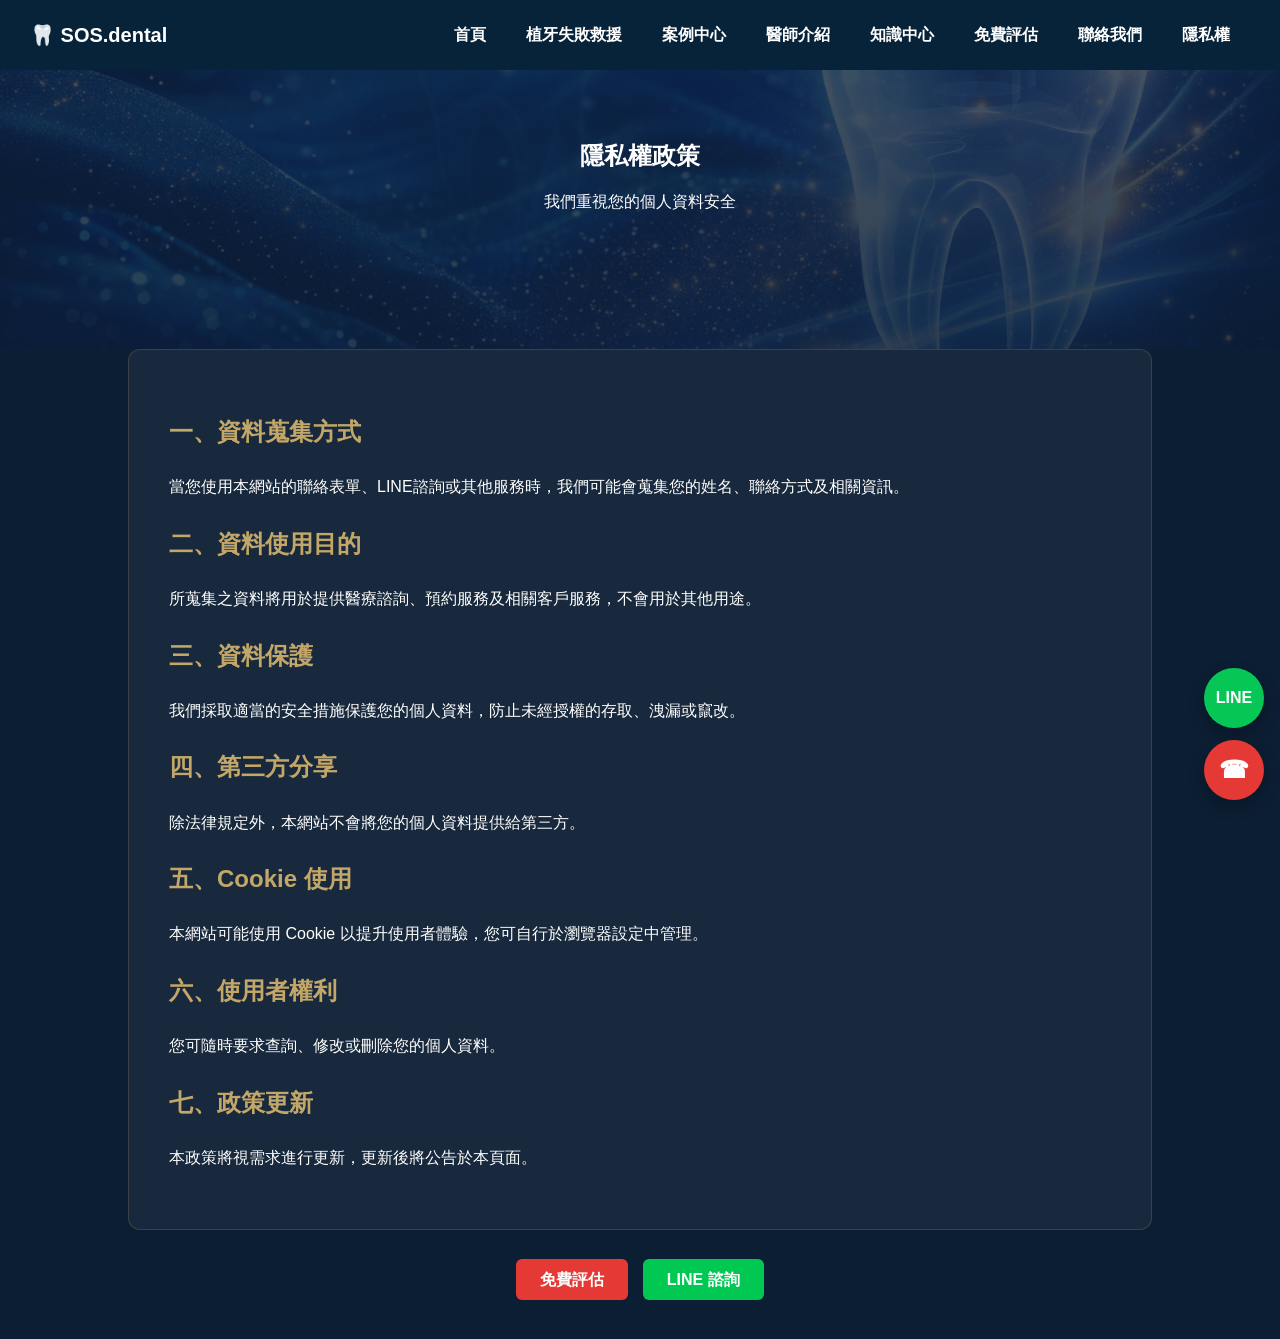
<file: privacy/index.html>
<!DOCTYPE html>
<html lang="zh-Hant">

<head>
  <meta charset="UTF-8">
  <meta name="viewport" content="width=device-width, initial-scale=1.0">
  <meta name="description" content="植牙失敗、發炎、掉落？專業醫師救援，立即免費評估">
  <link rel="icon" href="data:image/svg+xml,
        <svg xmlns=%22http://www.w3.org/2000/svg%22 viewBox=%220 0 100 100%22>
        <text y=%22.9em%22 font-size=%2290%22>🦷</text>
        </svg>">
  <title>隱私權政策 | SOS.dental</title>
  <base id="baseHref">
  <link rel="stylesheet" href="../css/style.css">
  <script defer src="../js/main.js"></script>

  <style>
    /* HERO */
    .hero-privacy {
      padding: 120px 20px;
      text-align: center;

      background:
        linear-gradient(rgba(12, 30, 51, .75), rgba(12, 30, 51, .85)),
        url('../images/hero-bg-t.png') center/cover;
    }

    /* 內容 */
    .privacy-content {
      background: rgba(255, 255, 255, 0.05);
      border: 1px solid rgba(195, 167, 104, 0.2);
      padding: 40px;
      border-radius: 12px;
      line-height: 1.8;
    }

    .privacy-content h2 {
      color: #C3A768;
      margin-top: 20px;
    }
  </style>

</head>

<body>

  <div id="header"></div>

  <!-- HERO -->
  <section class="hero-privacy">
    <h1>隱私權政策</h1>
    <p>我們重視您的個人資料安全</p>
  </section>

  <!-- 內容 -->
  <section class="contents">

    <div class="privacy-content">

      <h2>一、資料蒐集方式</h2>
      <p>
        當您使用本網站的聯絡表單、LINE諮詢或其他服務時，我們可能會蒐集您的姓名、聯絡方式及相關資訊。
      </p>

      <h2>二、資料使用目的</h2>
      <p>
        所蒐集之資料將用於提供醫療諮詢、預約服務及相關客戶服務，不會用於其他用途。
      </p>

      <h2>三、資料保護</h2>
      <p>
        我們採取適當的安全措施保護您的個人資料，防止未經授權的存取、洩漏或竄改。
      </p>

      <h2>四、第三方分享</h2>
      <p>
        除法律規定外，本網站不會將您的個人資料提供給第三方。
      </p>

      <h2>五、Cookie 使用</h2>
      <p>
        本網站可能使用 Cookie 以提升使用者體驗，您可自行於瀏覽器設定中管理。
      </p>

      <h2>六、使用者權利</h2>
      <p>
        您可隨時要求查詢、修改或刪除您的個人資料。
      </p>

      <h2>七、政策更新</h2>
      <p>
        本政策將視需求進行更新，更新後將公告於本頁面。
      </p>

    </div>

    <!-- CTA -->
    <div style="text-align:center;margin-top:40px;">
      <a href="./assessment/" class="btn btn-red">免費評估</a>
      <a href="https://line.me/ti/p/~ewinwin515" class="btn btn-green">LINE 諮詢</a>
    </div>

  </section>

  <!-- 浮動CTA -->
  <div id="floating-cta"></div>

</body>

</html>
</file>
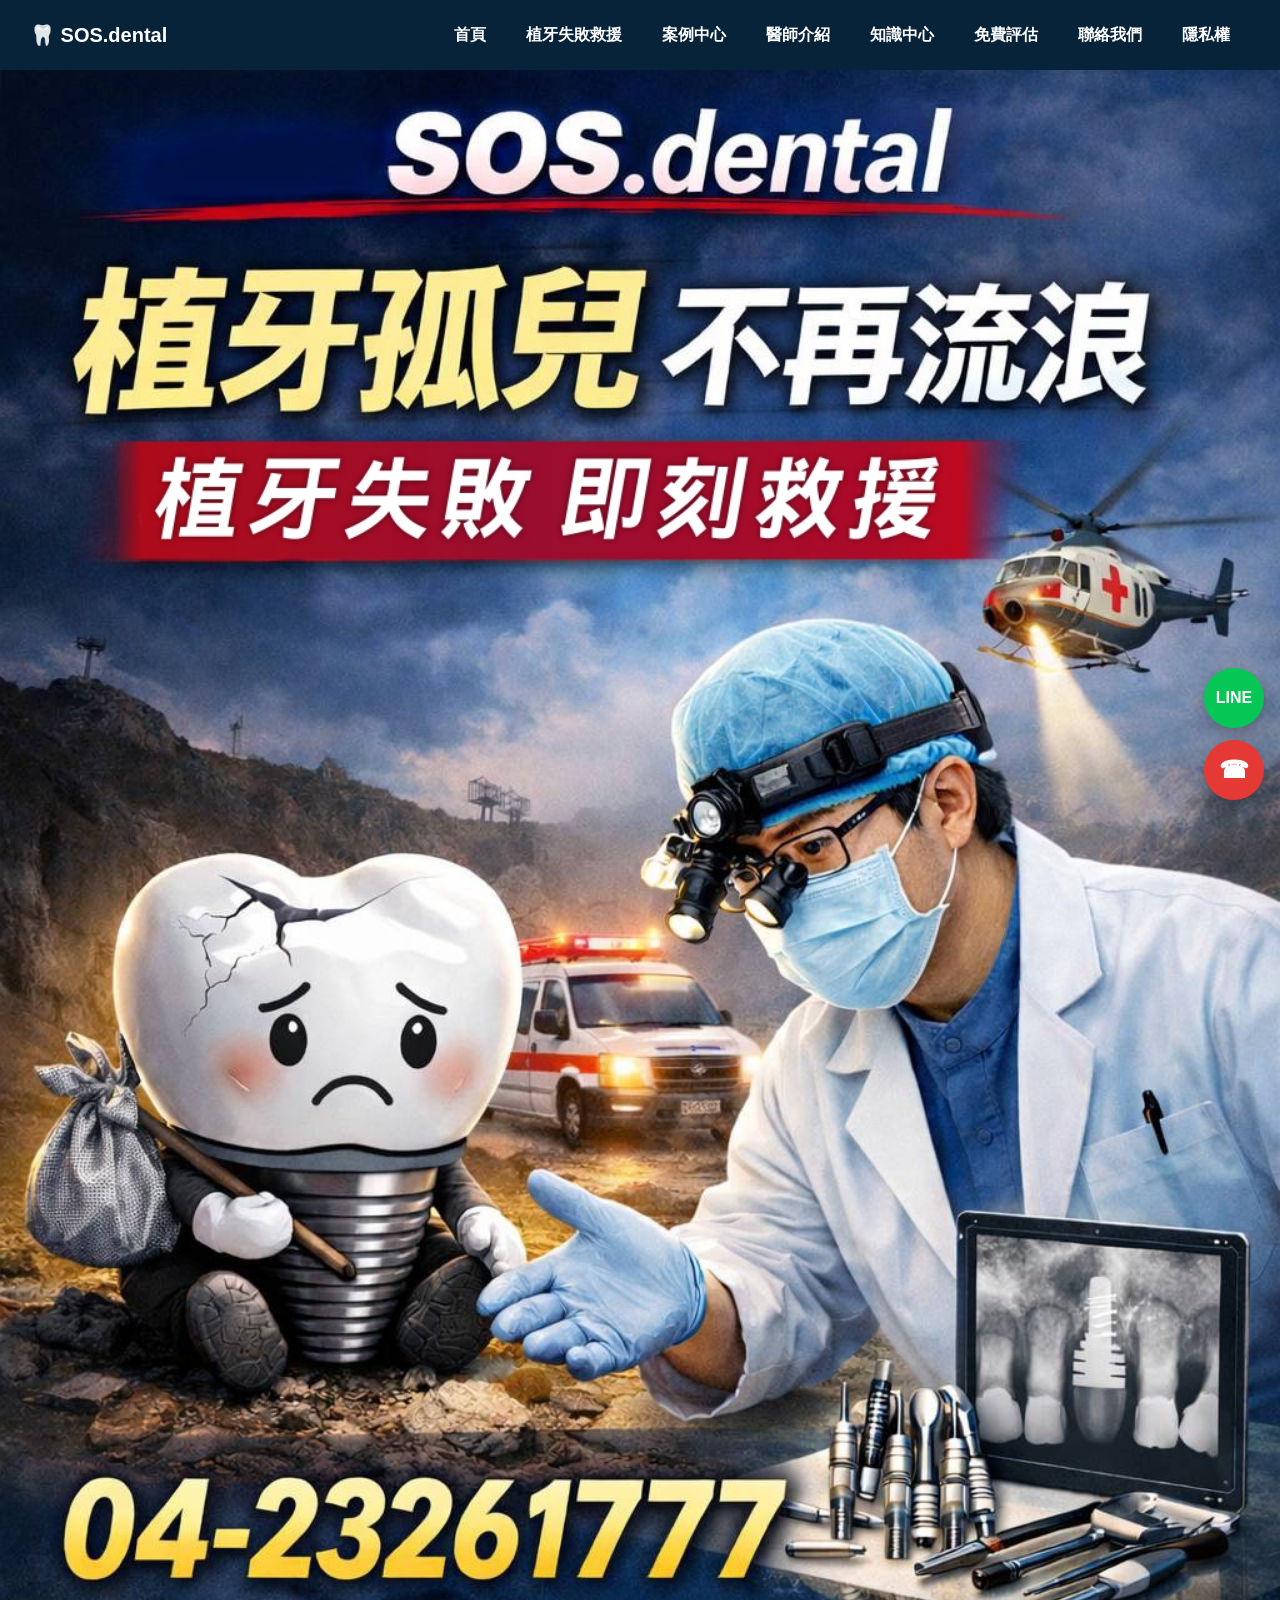
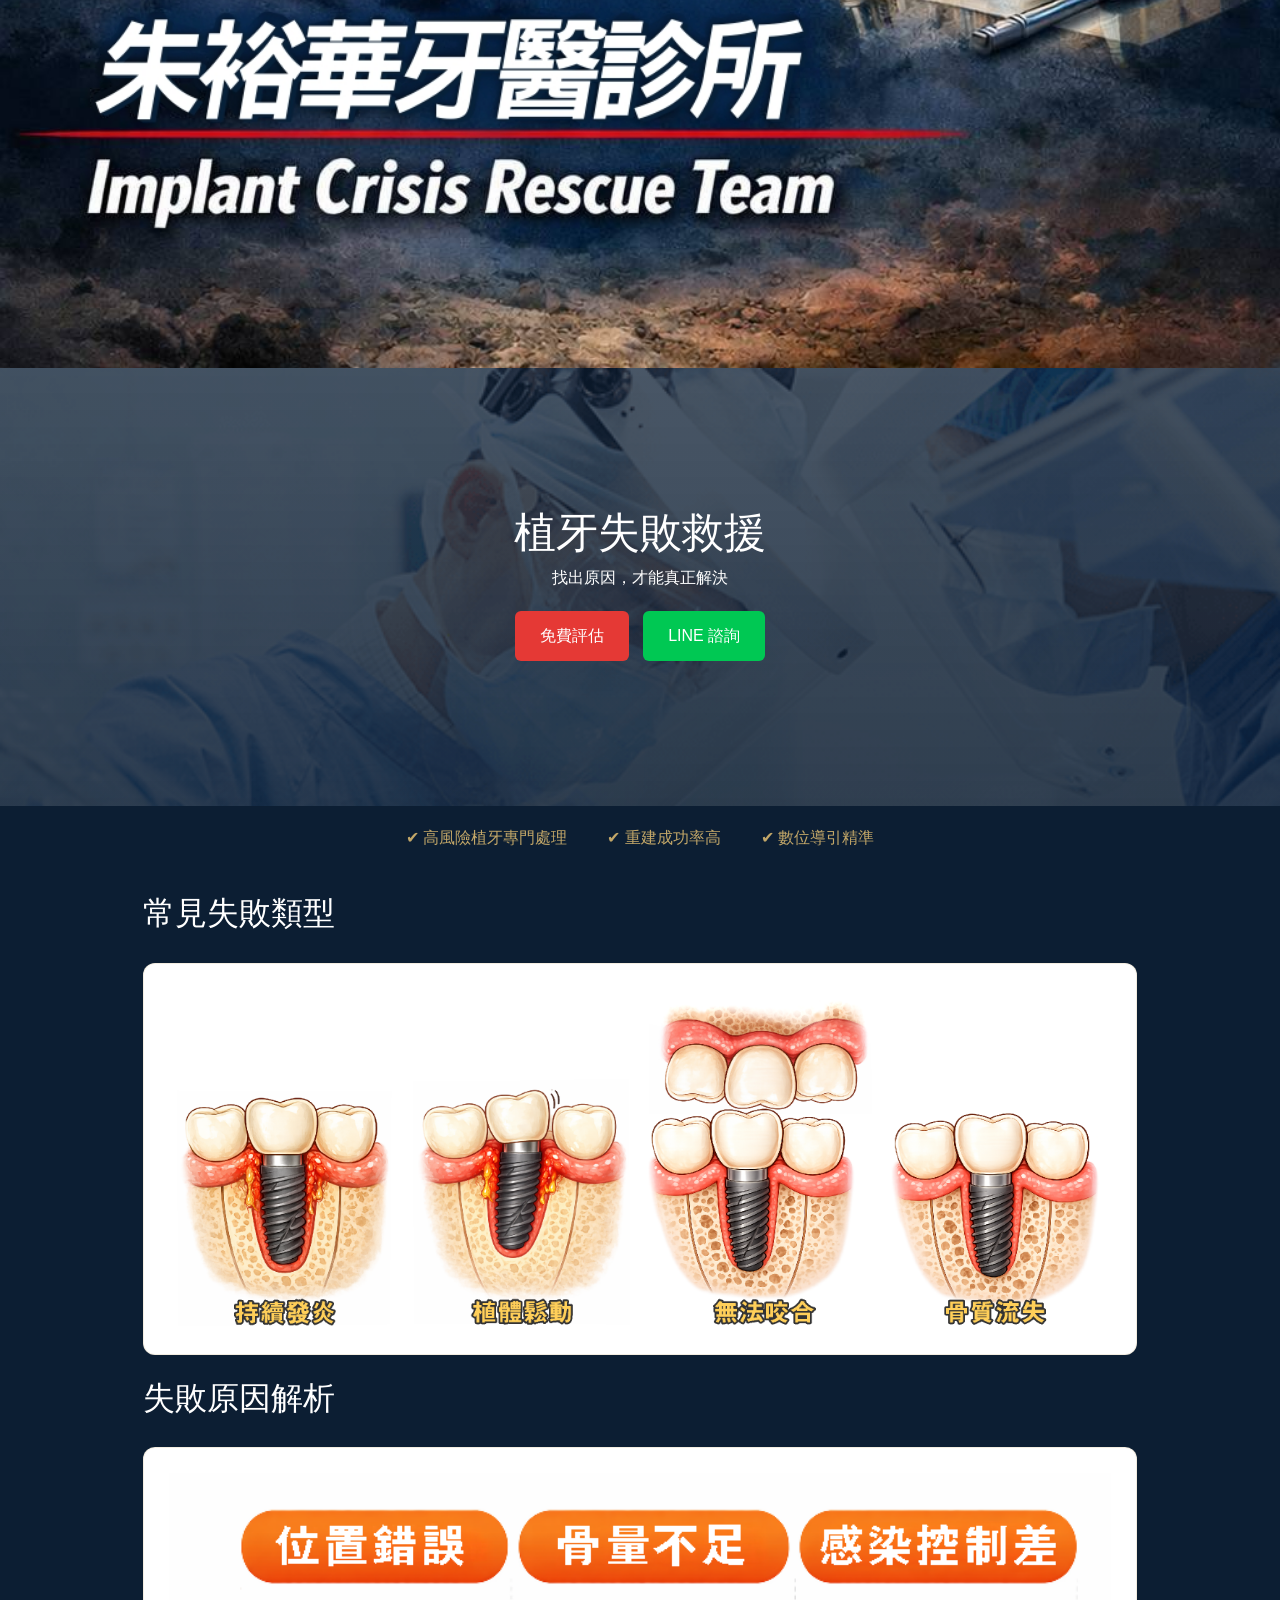
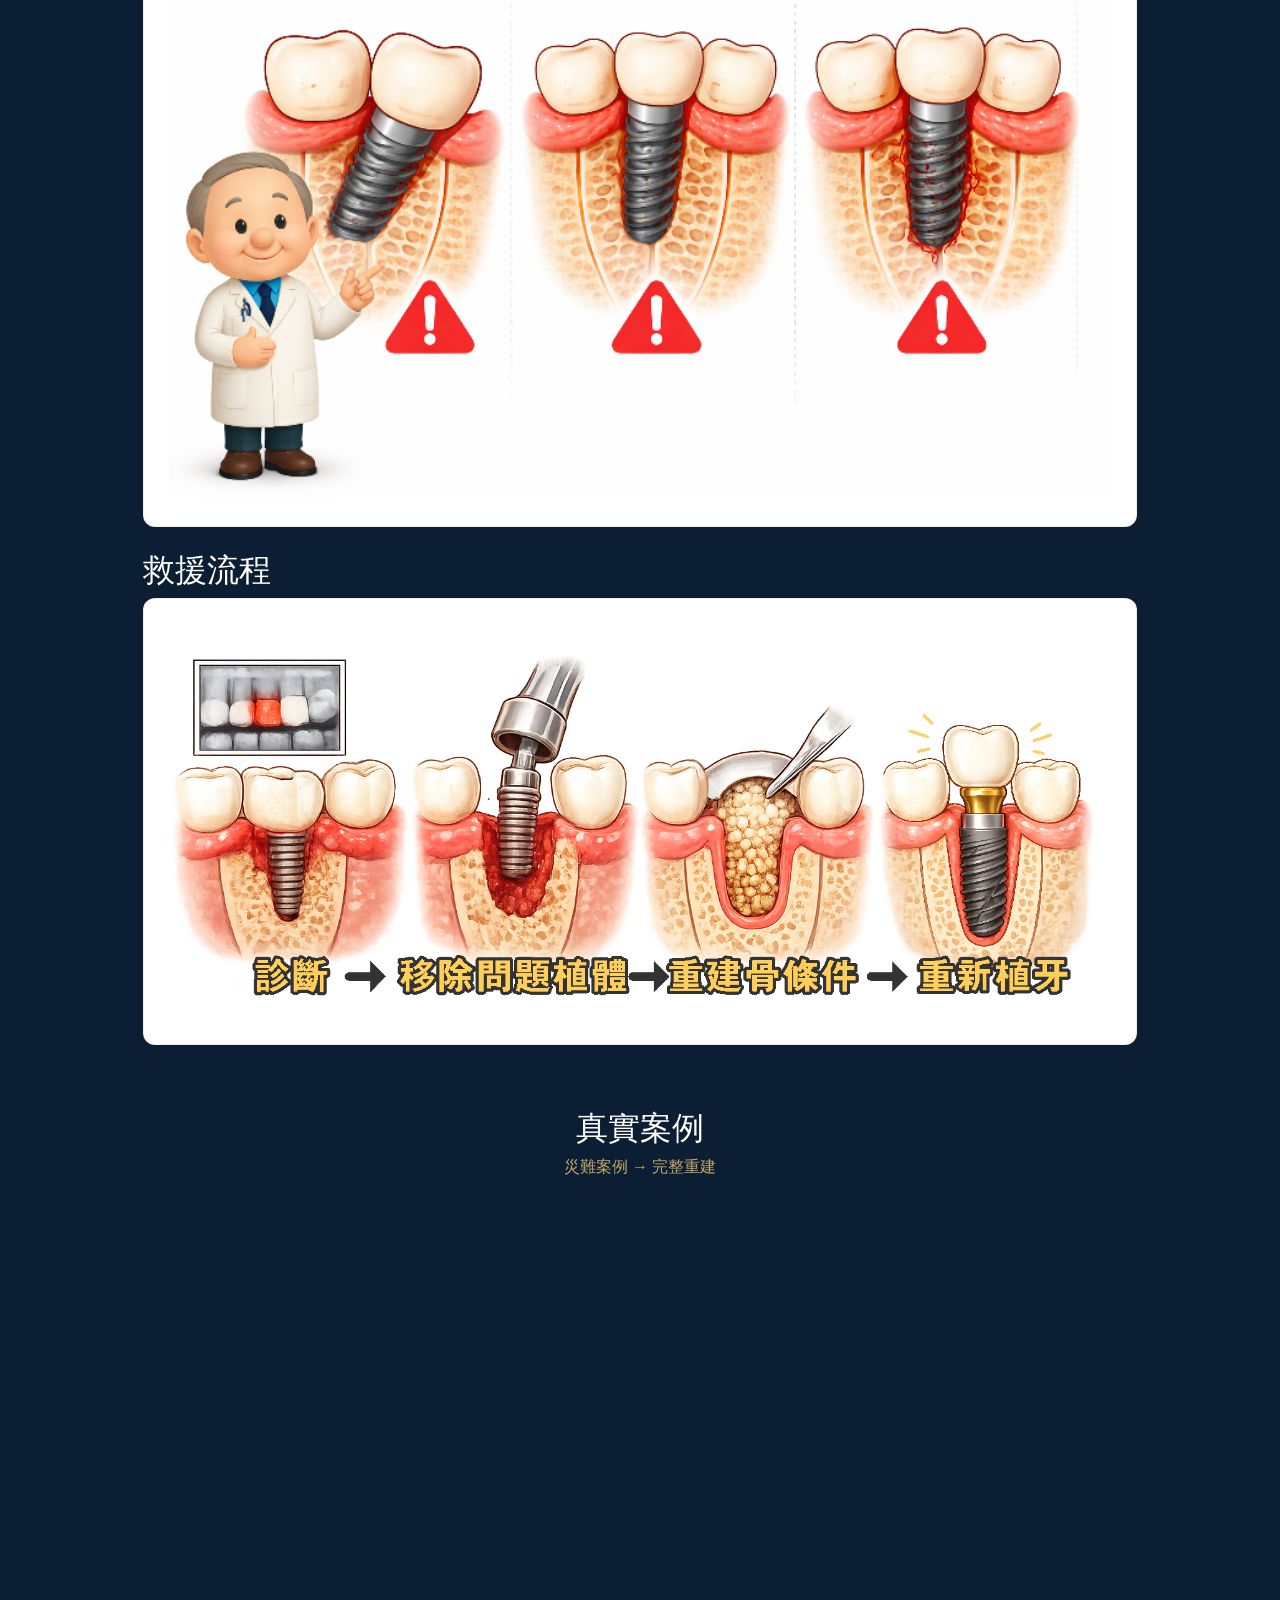
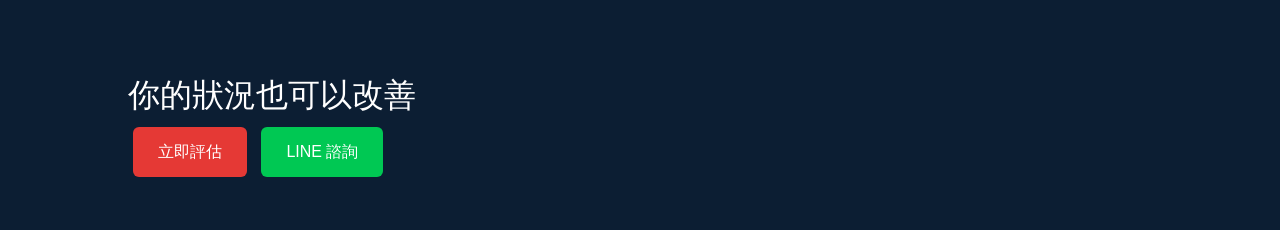
<file: rescue/index.html>
<!DOCTYPE html>
<html lang="zh-Hant">

<head>
  <meta charset="UTF-8">
  <meta name="viewport" content="width=device-width, initial-scale=1.0">
  <meta name="description" content="植牙失敗、發炎、掉落？專業醫師救援，立即免費評估">
  <link rel="icon" href="data:image/svg+xml,
        <svg xmlns=%22http://www.w3.org/2000/svg%22 viewBox=%220 0 100 100%22>
        <text y=%22.9em%22 font-size=%2290%22>🦷</text>
        </svg>">
  <title>植牙失敗救援 | SOS.dental</title>
  <base id="baseHref">
  <link rel="stylesheet" href="../css/bootstrap.css">
  <link rel="stylesheet" href="../css/style.css">
  <script defer src="../js/main.js"></script>
  <style>
    .hero-rescue {
      position: relative;
      padding: 140px 20px;
      text-align: center;
      z-index: 1;
      overflow: hidden;
      background:
        linear-gradient(rgba(12, 30, 51, .75), rgba(12, 30, 51, .85)),
        url('../images/hero-bg-rescue.png') top/cover no-repeat;
    }

    .hero-rescue h1 {
      font-size: 42px;
    }
  </style>
</head>

<body>

  <!-- 共用 Header -->
  <div id="header"></div>

  <section class="pt-5">
    <img class="img-rwd" src="../images/rescue-implant.jpg" alt="植牙救援">
  </section>

  <!-- HERO -->
  <section class="hero-rescue">
    <h1>植牙失敗救援</h1>
    <p>找出原因，才能真正解決</p>

    <!-- 主CTA -->
    <a href="./assessment/" class="btn btn-red">免費評估</a>
    <a href="https://line.me/ti/p/~ewinwin515" class="btn btn-green">LINE 諮詢</a>
  </section>

  <section class="contents">
    <!-- 信任條 -->
    <section class="text-gold text-center d-flex-center flex-rwd">
      <div>✔ 高風險植牙專門處理</div>
      <div>✔ 重建成功率高</div>
      <div>✔ 數位導引精準</div>
    </section>

    <!-- 失敗類型 -->
    <section class="container">
      <h2 class="pt-4">常見失敗類型</h2>
      <div class="grid">
        <div class="card bg-white for-mobile"><img class="img-rwd" src="../images/Failure.png" alt="植牙失敗"></div>
        <div class="card bg-white for-pc"><img class="img-rwd" src="../images/Failure-pc.png" alt="植牙失敗"></div>
      </div>
    </section>

    <!-- 原因解析 -->
    <section class="container">
      <h2 class="pt-4">失敗原因解析</h2>
      <div class="grid">
        <div class="card bg-white"><img class="img-rwd" src="../images/Failure-Reasons.png" alt="失敗原因解析"></div>
      </div>
    </section>

    <!-- 解決流程 -->
    <section class="container">
      <h2 class="pt-4">救援流程</h2>
      <div class="card bg-white">
        <img class="img-rwd" src="../images/sos-dental.png" alt="植牙救援流程">
      </div>
    </section>

    <!-- 案例影片 -->
    <section class="container video">
      <h2 class="pt-4">真實案例</h2>

      <p class="text-gold">災難案例 → 完整重建</p>
      <iframe src="https://www.youtube.com/embed/RPfrYbyouuA?si=xrJzux3pEkv6SZPa" title="YouTube video player"
        frameborder="0"
        allow="accelerometer; autoplay; clipboard-write; encrypted-media; gyroscope; picture-in-picture; web-share"
        referrerpolicy="strict-origin-when-cross-origin" allowfullscreen></iframe>

    </section>


    <!-- CTA -->
    <section class="cta pt-4">
      <h2>你的狀況也可以改善</h2>

      <a href="./assessment/" class="btn btn-red">立即評估</a>
      <a href="https://line.me/ti/p/~ewinwin515" class="btn btn-green">LINE 諮詢</a>
    </section>

  </section>

  <!-- 浮動CTA -->
  <div id="floating-cta"></div>

</body>

</html>
</file>
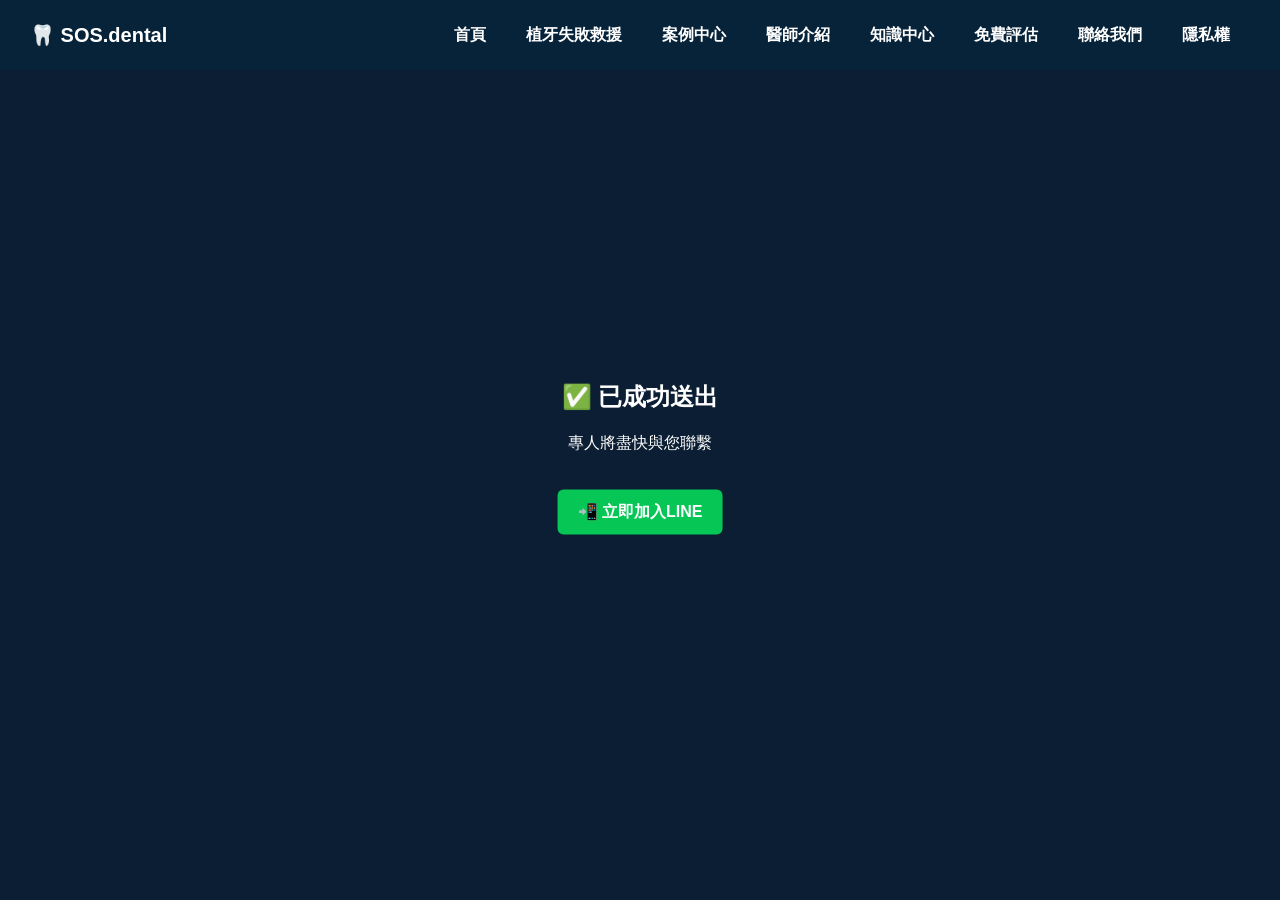
<file: assessment/success.html>
<!DOCTYPE html>
<html lang="zh-TW">

<head>
    <meta charset="UTF-8">
    <title>送出成功｜SOS植牙救援</title>
    <meta name="viewport" content="width=device-width, initial-scale=1.0">
    <meta name="description" content="植牙失敗、發炎、掉落？專業醫師救援，立即免費評估">
    <link rel="icon" href="data:image/svg+xml,
        <svg xmlns=%22http://www.w3.org/2000/svg%22 viewBox=%220 0 100 100%22>
        <text y=%22.9em%22 font-size=%2290%22>🦷</text>
        </svg>">
    <base id="baseHref">
    <link rel="stylesheet" href="../css/style.css">
    <script defer src="../js/main.js"></script>
    <style>
        body {
            margin: 0;
            background: #0C1E33;
            color: white;
            height: 100vh;
            position: relative;
        }

        .box {
            position: absolute;
            top: 50%;
            left: 50%;
            transform: translate(-50%, -50%);
            text-align: center;
        }

        .btn {
            display: inline-block;
            margin-top: 20px;
            padding: 12px 20px;
            background: #06C755;
            color: white;
            border-radius: 6px;
            text-decoration: none;
            font-weight: bold;
        }
    </style>
</head>

<body>
    <div id="header"></div>
    <section class="contents">
        <div class="box">
            <h2>✅ 已成功送出</h2>
            <p>專人將盡快與您聯繫</p>

            <a href="https://line.me/ti/p/~ewinwin515" class="btn">
                📲 立即加入LINE
            </a>
        </div>
    </section>
</body>

</html>
</file>
<file: css/style.css>
/* ===== Reset ===== */
* {
  box-sizing: border-box;
}

:root {
  --primary: #0C1E33;
  --gold: #C3A768;
  --gold-light: #E5D2A3;
  --danger: #e53935;
  --success: #00c853;

  --z-header: 1200;
  --z-menu: 1100;
  --z-hamburger: 1300;
  --z-cta: 900;
}

body {
  margin: 0;
  font-family: arial, 'Noto Serif TC', serif;
  background: var(--primary);
  color: #fff;
}

body,
html {
  height: auto;
  overflow-x: visible;
  overflow-y: auto;
}

.for-mobile {
  display: none;
}

.for-pc {
  display: block;
}

input,
select,
textarea {
  font-size: 16px;
}

a,
a:visited,
a:hover,
a:active {
  text-decoration: none;
  font-weight: 700;
}

a {
  color: #fff;
  transition: all 0.3s ease;
}

a:hover {
  color: #0e0e0e;
  transform: translateY(-2px);
}

.contents {
  padding: 0 10% 3em 10%;
}

.ms-auto {
  margin-left: auto;
}

/* ===== Header ===== */
header {
  background: rgba(8, 18, 31, 0.65);
  backdrop-filter: blur(20px);
  position: sticky;
  top: 0;
  z-index: var(--z-header);
}

/* ===== NAV ===== */
nav {
  position: fixed;
  top: 0;
  width: 100%;
  height: 70px;
  background: #072339;
  display: flex;
  justify-content: space-between;
  align-items: center;
  padding: 0 30px;
  z-index: 9999;
}

/* 左右 */
.nav-left,
.nav-right {
  display: flex;
  align-items: center;
}

/* LOGO */
.logo {
  color: #fff;
  font-weight: bold;
  font-size: 20px;
  white-space: nowrap;
}

/* ===== MENU（桌機）===== */
.menu {
  display: flex;
  gap: 0;
  right: 0;
}

.menu a {
  white-space: nowrap;
  position: relative;
  display: block;
  padding: 4px 20px;
  color: #fff;
  text-decoration: none;
  transition: all 0.3s ease;
}

/* ===== 滑過效果（桌機） ===== */
.menu a::after {
  content: "";
  position: absolute;
  left: 20px;
  bottom: -4px;
  width: 0%;
  height: 4px;
  background: linear-gradient(90deg, #C3A768, #E5D2A3);
  transition: width 0.3s ease;
  border-radius: 2px;
}

.menu a:hover::after {
  width: calc(100% - 40px);
}

/* ===== Hover 背景光感 ===== */
.menu a:hover {
  background: rgba(195, 167, 104, 0.08);
}

/* ===== 手機點擊效果 ===== */
.menu a:active {
  background: rgba(195, 167, 104, 0.2);
  transform: scale(0.97);
}

/* ===== 點擊瞬間金色閃光 ===== */
.menu a:active::before {
  content: "";
  position: absolute;
  inset: 0;
  background: radial-gradient(circle, rgba(229, 210, 163, 0.4) 0%, transparent 70%);
  animation: clickFlash 0.4s ease;
}

/* ===== 動畫 ===== */
@keyframes clickFlash {
  from {
    opacity: 1;
  }

  to {
    opacity: 0;
  }
}

/* ===== 漢堡 ===== */
.hamburger {
  display: none;
  position: relative;
  width: 25px;
  height: 20px;
  cursor: pointer;
}

.hamburger span {
  position: absolute;
  left: 0;
  width: 100%;
  height: 3px;
  background: white;
  transition: 0.3s;
}

/* 三條線位置 */
.hamburger span:nth-child(1) {
  top: 0;
}

.hamburger span:nth-child(2) {
  top: 50%;
  transform: translateY(-50%);
}

.hamburger span:nth-child(3) {
  bottom: 0;
}

/* 變 X */
.hamburger.active span:nth-child(1) {
  top: 50%;
  transform: translateY(-50%) rotate(45deg);
}

.hamburger.active span:nth-child(2) {
  opacity: 0;
}

.hamburger.active span:nth-child(3) {
  top: 50%;
  transform: translateY(-50%) rotate(-45deg);
}

/* ===== Hero ===== */
.hero {
  position: relative;
  padding: 140px 20px;
  text-align: center;
  z-index: 1;
  overflow: hidden;
  background:
    linear-gradient(rgba(7, 35, 57, .92), rgba(7, 35, 57, .75)),
    url('../images/hero-bg.png') top/cover no-repeat;
}

.hero::before {
  content: "";
  position: absolute;
  top: -150px;
  left: 50%;
  transform: translateX(-50%);
  width: 900px;
  height: 500px;
  background: radial-gradient(circle, rgba(195, 167, 104, .3), transparent 70%);
  filter: blur(40px);

  pointer-events: none;
  z-index: -1;
}

/* canvas層 */
.hero-bg {
  position: absolute;
  inset: 0;
  overflow: hidden;
  z-index: 0;
}

#bgCanvas {
  position: absolute;
  width: 100%;
  height: 100%;
  z-index: 1;
  opacity: 0.5;
  pointer-events: none;
}

/* 內容 */
.hero-content {
  position: relative;
  z-index: 2;
}

.container {
  width: 100%;
  overflow: hidden;
}

.img-rwd {
  width: 100%;
  height: auto;
  display: block;
}

/* ===== text ===== */
.text-gold {
  color: #C3A768;
}

.text-white {
  color: #fff;
}

.text-center {
  text-align: center;
}

/* ===== Buttons ===== */
.btn {
  padding: 12px 24px;
  border-radius: 6px;
  margin: 5px;
}

.btn-red {
  background: var(--danger);
}

.btn-green {
  background: var(--success);
}

.btn-gold {
  background: linear-gradient(135deg, var(--gold), var(--gold-light));
  color: #000;
}

/* ===== flex ===== */
.d-flex-center {
  display: flex !important;
  justify-content: center;
}

.flex-rwd {
  flex-direction: row;
}

.flex-rwd div {
  padding: 20px;
}

/* ===== Card ===== */
.grid {
  display: grid;
  grid-template-columns: repeat(auto-fit, minmax(220px, 1fr));
  gap: 20px;
  margin-top: 30px;
}

.card {
  background: rgba(255, 255, 255, 0.05);
  border: 1px solid rgba(195, 167, 104, 0.2);
  padding: 25px;
  border-radius: 12px;
  text-align: center;
}


/* ===== 流程 ===== */
.flow {
  display: flex;
  justify-content: space-between;
  margin-top: 40px;
  text-align: center;
  white-space: nowrap;
}

.flow div {
  flex: 1;
}

.flow span {
  color: #C3A768;
  font-weight: bold;
}

/* ===== 影片 ===== */
.video {
  text-align: center;
  margin-top: 40px;
}

.video iframe {
  width: 100%;
  max-width: 100%;
  height: 450px;
}

/* ===== 浮動按鈕容器 ===== */
.floating-cta {
  position: fixed;
  right: 16px;
  bottom: 100px;
  display: flex;
  flex-direction: column;
  gap: 12px;
  z-index: 999;
}

/* ===== 按鈕共用 ===== */
.floating-btn {
  width: 60px;
  height: 60px;
  border-radius: 50%;
  display: flex;
  align-items: center;
  justify-content: center;
  color: #fff;
  font-weight: bold;
  text-decoration: none;
  box-shadow: 0 6px 16px rgba(0, 0, 0, 0.25);
  transition: all 0.25s ease;
  position: relative;
  overflow: hidden;
}

.floating-btn span {
  position: absolute;
  right: 70px;
  background: rgba(0, 0, 0, 0.8);
  padding: 6px 10px;
  border-radius: 6px;
  font-size: 12px;
  opacity: 0;
  transition: 0.2s;
}

.floating-btn:hover span {
  opacity: 1;
}

/* ===== LINE ===== */
.btn-line {
  background: #06C755;
  animation: pulseLine 2s infinite;
}

@keyframes pulseLine {
  0% {
    box-shadow: 0 0 0 0 rgba(6, 199, 85, 0.6);
  }

  70% {
    box-shadow: 0 0 0 12px rgba(6, 199, 85, 0);
  }

  100% {
    box-shadow: 0 0 0 0 rgba(6, 199, 85, 0);
  }
}

/* ===== 電話 ===== */
.btn-call {
  background: #E53935;
  font-size: x-large;
}

/* ===== hover（桌機） ===== */
.floating-btn:hover {
  transform: translateY(-4px) scale(1.05);
  box-shadow: 0 10px 22px rgba(0, 0, 0, 0.35);
}

/* ===== 點擊（手機） ===== */
.floating-btn:active {
  transform: scale(0.95);
}

/* ===== 光暈效果 ===== */
.floating-btn::after {
  content: "";
  position: absolute;
  inset: 0;
  background: radial-gradient(circle, rgba(255, 255, 255, 0.25), transparent 70%);
  opacity: 0;
  transition: opacity 0.3s;
}

.floating-btn:hover::after {
  opacity: 1;
}

/* ===== icon ===== */
.floating-btn i {
  font-size: 24px;
}

/* ===== 手機、平板 ===== */
@media(max-width:992px) {

  .for-mobile {
    display: block;
  }

  .for-pc {
    display: none;
  }

  .contents {
    padding: 0 1em 3em 1em;
  }

  .flex-rwd {
    flex-direction: column;
  }

  .flex-rwd div {
    padding: 5px 20px;
  }

  .flex-rwd div:first-child {
    padding: 15px 20px 5px 20px;
  }

  /* 漢堡出現 */
  .hamburger {
    display: flex;
  }

  /* MENU 改成側滑 */
  .menu {
    position: fixed;
    top: 60px;
    right: -100%;
    width: 260px;
    height: calc(100vh - 60px);
    background: #072339;

    flex-direction: column;
    padding: 20px;
    gap: 16px;

    transition: right 0.3s ease;
    z-index: 9999;
  }

  .menu a {
    padding: 14px 20px;
    font-size: 1.2em;
  }

  /* 開啟 */
  .menu.active {
    right: 0;
  }

  body.menu-open {
    overflow: hidden;
  }
}

@media (max-width:390px) {

  html,
  body {
    overflow-x: hidden;
    min-width: 340px;
  }

  .for-mobile {
    display: block;
  }

  .for-pc {
    display: none;
  }

  /* ===== Header ===== */
  nav {
    height: 60px;
    padding: 0 15px;
  }

  .logo {
    font-size: 16px;
  }

  /* ===== 內容區 ===== */
  .contents {
    padding: 0 15px 3em 15px !important;
  }

  /* ===== Hero ===== */
  .hero {
    overflow: hidden;
    padding: 100px 15px;
  }

  .hero .d-flex-center,
  .hero .flex-rwd {
    flex-direction: column !important;
    align-items: center;
    gap: 12px;
  }

  .hero .btn {
    width: 80%;
    text-align: center;
    font-size: 14px;
    white-space: nowrap;
  }

  /* 防止按鈕亂飄 */
  .hero button {
    position: relative !important;
    transform: none !important;
    margin: 0;
  }

  /* ===== 文字 ===== */
  h1 {
    font-size: 22px;
    line-height: 1.4;
  }

  h2 {
    font-size: 18px;
  }

  p {
    font-size: 14px;
    line-height: 1.6;
  }

  /* ===== 按鈕（全域） ===== */
  .btn {
    padding: 10px 16px;
    font-size: 14px;
  }

  /* ===== 卡片 ===== */
  .card {
    padding: 18px;
  }

  /* ===== Grid ===== */
  .grid {
    gap: 15px;
  }

  /* ===== 流程 ===== */
  .flow {
    gap: 0;
    font-size: small;
  }

  /* ===== 影片 ===== */
  .video iframe {
    height: 220px;
  }

  /* ===== 浮動按鈕 ===== */
  .floating-cta {
    right: 10px;
    bottom: 80px;
  }

  .floating-btn {
    width: 50px;
    height: 50px;
  }

  .floating-btn i {
    font-size: 20px;
  }

}

@media (max-width: 340px) {
  body {
    zoom: 0.9;
    /* 或 0.85 */
  }
}
</file>
